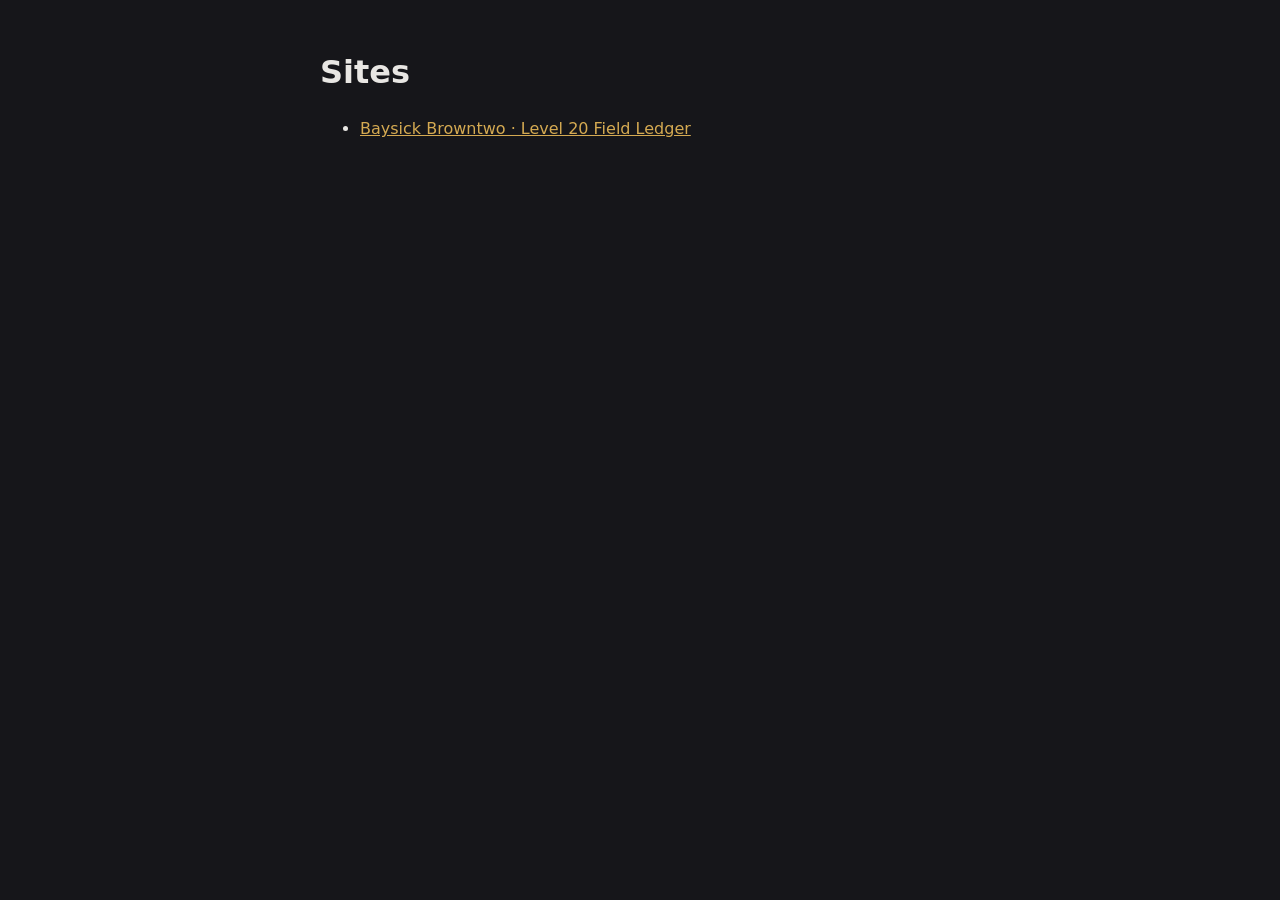
<file: index.html>
<!doctype html>
<html lang="en"><head><meta charset="utf-8"><meta name="viewport" content="width=device-width,initial-scale=1">
<title>Sites</title><meta name="robots" content="noindex">
<style>body{font:16px/1.5 system-ui,sans-serif;max-width:40rem;margin:3rem auto;padding:0 16px;background:#16161a;color:#e8e6e3}a{color:#d5aa52}</style>
</head><body><h1>Sites</h1><ul><li><a href="warrior/">Baysick Browntwo · Level 20 Field Ledger</a></li></ul></body></html>
</file>
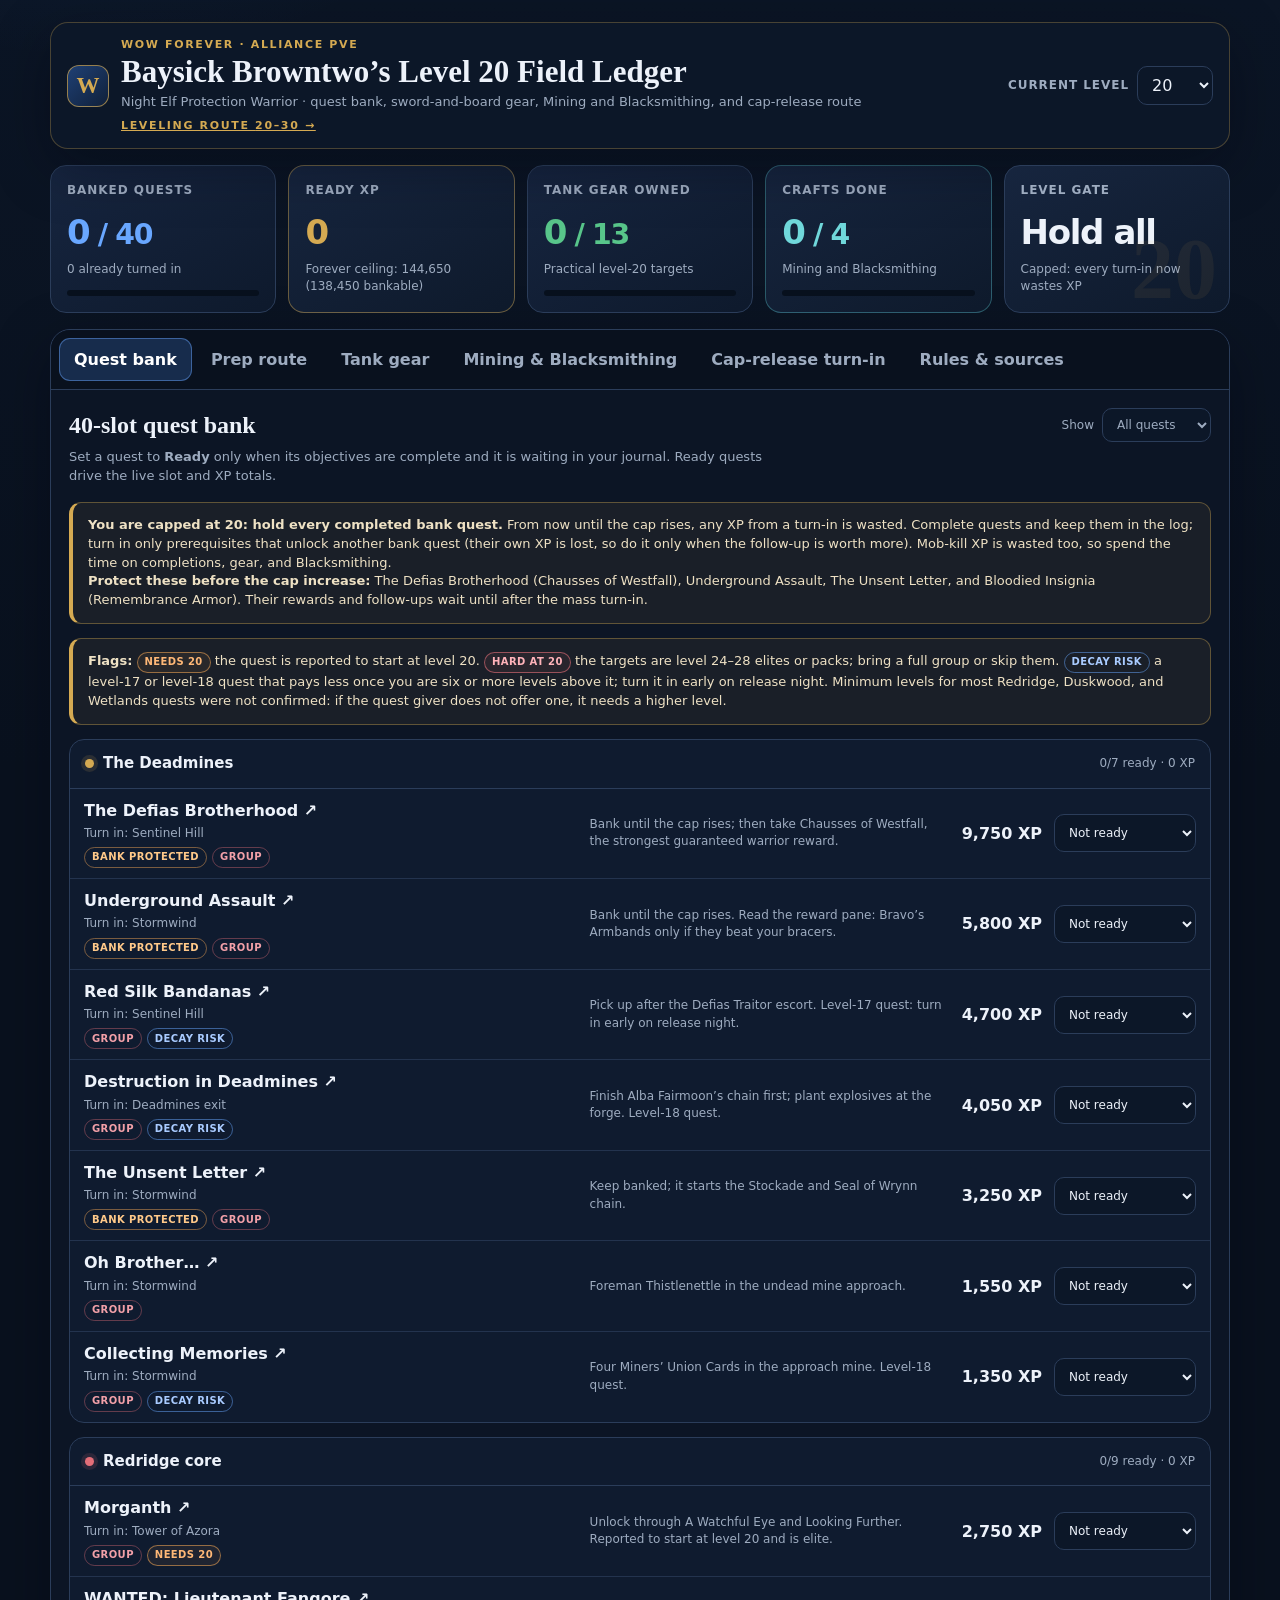
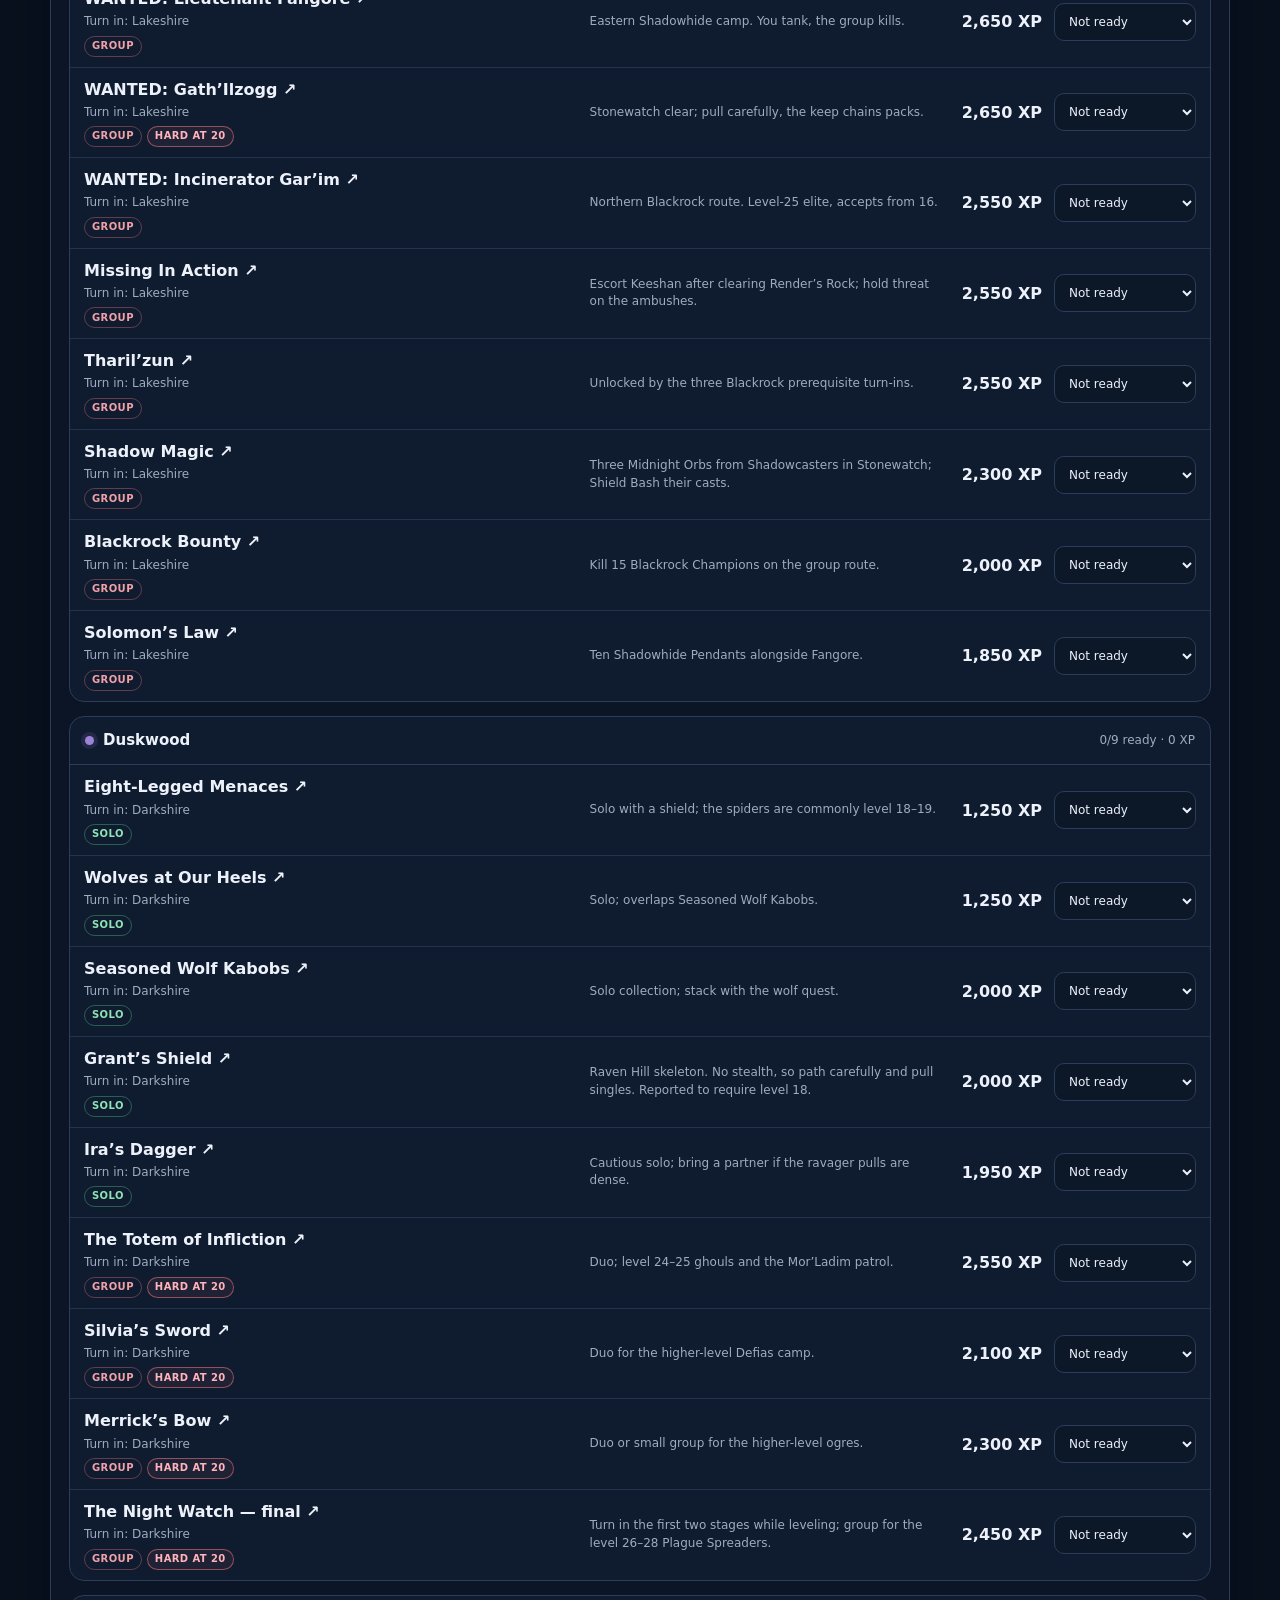
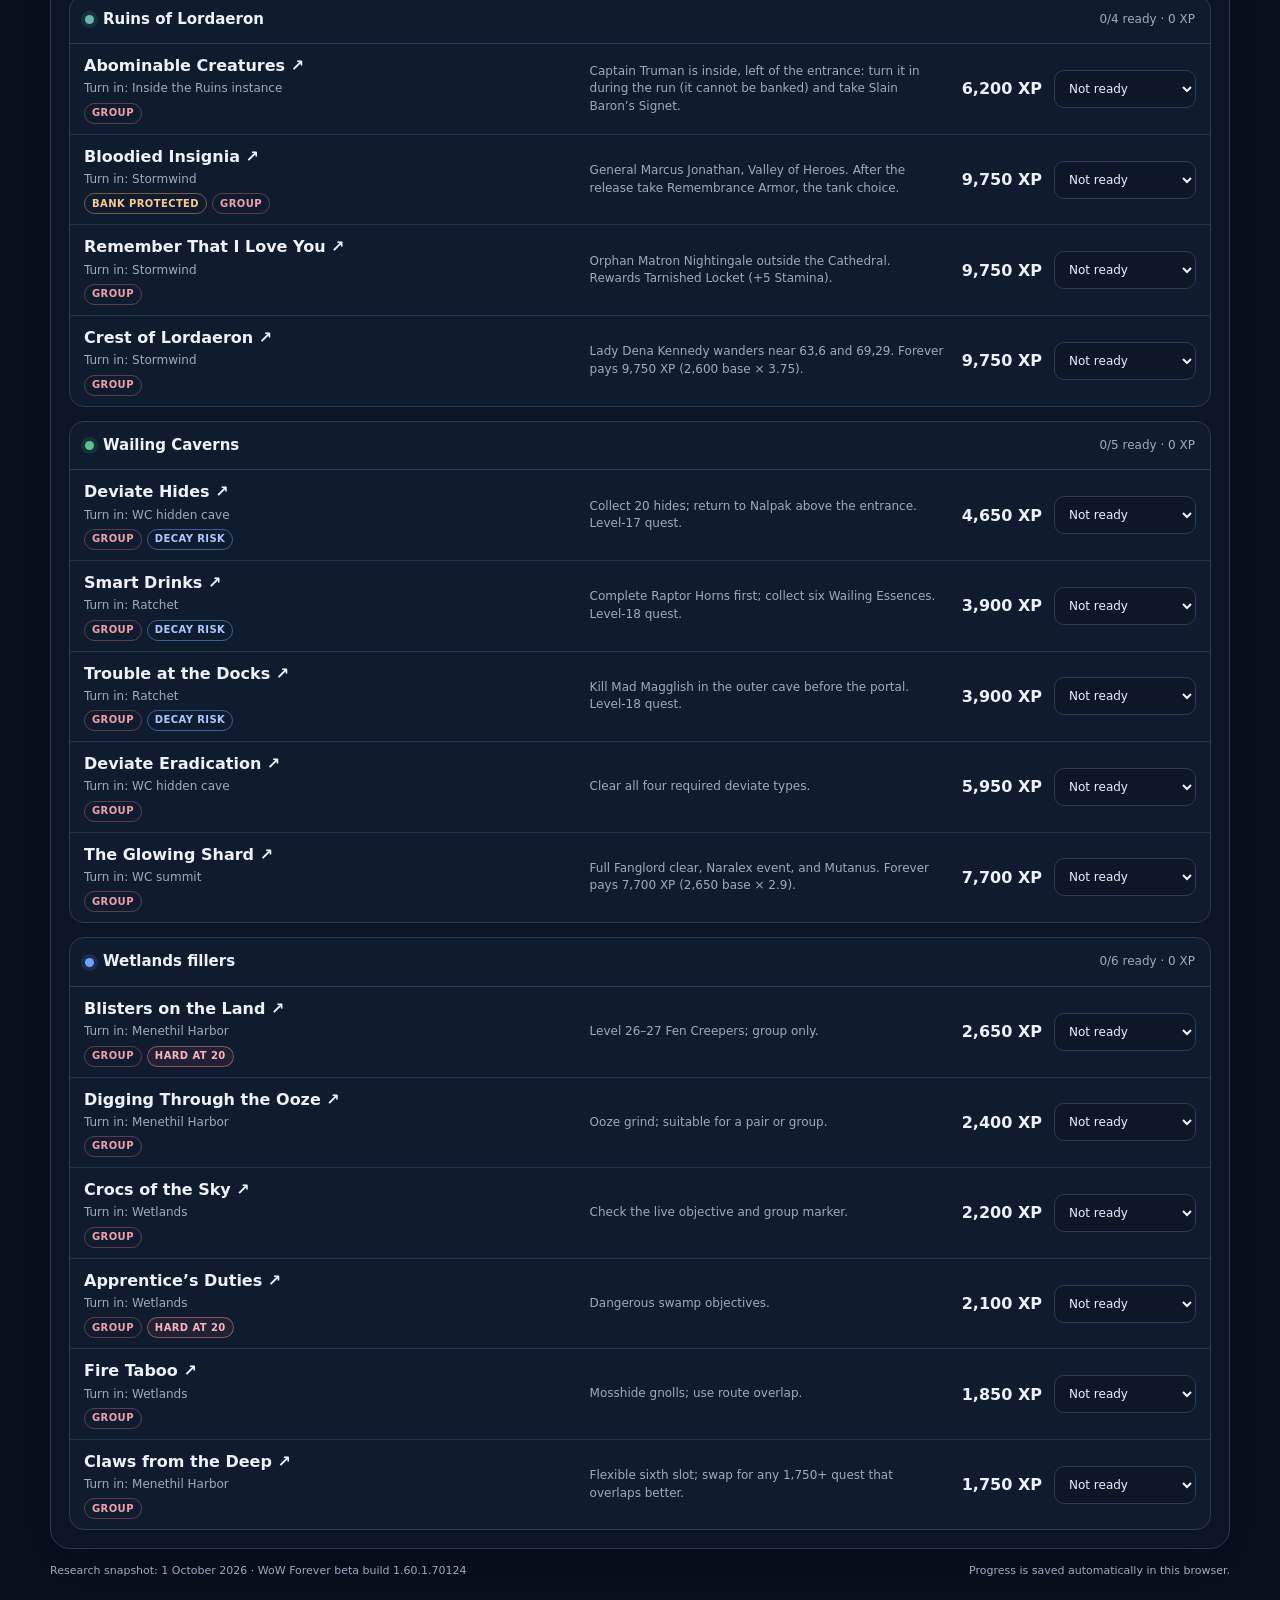
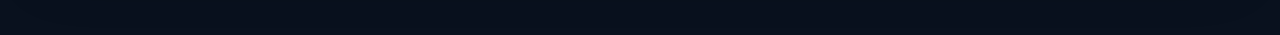
<file: warrior/index.html>
<!doctype html>
<html lang="en">
<head>
  <meta charset="utf-8">
  <meta name="viewport" content="width=device-width,initial-scale=1">
  <meta name="theme-color" content="#0b1525">
  <meta name="description" content="Interactive level-20 quest bank, Protection tank gear targets, and Mining/Blacksmithing crafts for a Night Elf Warrior on WoW Forever.">
  <title>Baysick Browntwo · Level 20 Field Ledger</title>
  <link rel="icon" href="favicon.svg" type="image/svg+xml">
  <link rel="stylesheet" href="styles.css?v=202610021032">
</head>
<body>
  <main class="shell">
    <header class="topbar">
      <div class="identity">
        <div class="crest" aria-hidden="true">W</div>
        <div>
          <p class="eyebrow">WoW Forever · Alliance PvE</p>
          <h1>Baysick Browntwo’s Level 20 Field Ledger</h1>
          <p class="subtitle">Night Elf Protection Warrior · quest bank, sword-and-board gear, Mining and Blacksmithing, and cap-release route</p>
          <p class="eyebrow" style="margin:6px 0 0"><a href="route/">Leveling route <span style="white-space:nowrap">20–30 →</span></a></p>
        </div>
      </div>
      <div class="level-control">
        <label for="current-level">Current level</label>
        <select id="current-level" aria-label="Current character level">
          <option value="17">17</option>
          <option value="18">18</option>
          <option value="19">19</option>
          <option value="20" selected>20</option>
          <option value="21">21+</option>
        </select>
      </div>
    </header>

    <section class="summary-grid" aria-label="Tracker summary">
      <article class="summary-card blue">
        <div class="label">Banked quests</div>
        <div class="value"><span id="bank-count">0</span><small> / 40</small></div>
        <div class="detail"><span id="turned-count">0</span> already turned in</div>
        <div class="progress-track" aria-hidden="true"><span id="bank-progress"></span></div>
      </article>
      <article class="summary-card gold">
        <div class="label">Ready XP</div>
        <div class="value" id="bank-xp">0</div>
        <div class="detail">Forever ceiling: 144,650 (138,450 bankable)</div>
      </article>
      <article class="summary-card green">
        <div class="label">Tank gear owned</div>
        <div class="value"><span id="gear-count">0</span><small> / <span id="gear-total">0</span></small></div>
        <div class="detail">Practical level-20 targets</div>
        <div class="progress-track" aria-hidden="true"><span id="gear-progress"></span></div>
      </article>
      <article class="summary-card craft">
        <div class="label">Crafts done</div>
        <div class="value"><span id="craft-count">0</span><small> / <span id="craft-total">0</span></small></div>
        <div class="detail">Mining and Blacksmithing</div>
        <div class="progress-track" aria-hidden="true"><span id="craft-progress"></span></div>
      </article>
      <article class="summary-card favor-card">
        <div class="label">Level gate</div>
        <div class="value" id="level-gate">Hold all</div>
        <div class="detail" id="level-gate-detail">Capped: every turn-in now wastes XP</div>
      </article>
    </section>

    <section class="workspace">
      <nav class="tabs" role="tablist" aria-label="Tracker sections">
        <button class="tab-button" id="tab-bank" role="tab" aria-selected="true" aria-controls="panel-bank">Quest bank</button>
        <button class="tab-button" id="tab-prep" role="tab" aria-selected="false" aria-controls="panel-prep">Prep route</button>
        <button class="tab-button" id="tab-gear" role="tab" aria-selected="false" aria-controls="panel-gear">Tank gear</button>
        <button class="tab-button" id="tab-craft" role="tab" aria-selected="false" aria-controls="panel-craft">Mining &amp; Blacksmithing</button>
        <button class="tab-button" id="tab-turnin" role="tab" aria-selected="false" aria-controls="panel-turnin">Cap-release turn-in</button>
        <button class="tab-button" id="tab-notes" role="tab" aria-selected="false" aria-controls="panel-notes">Rules &amp; sources</button>
      </nav>

      <section class="panel active" id="panel-bank" role="tabpanel" aria-labelledby="tab-bank">
        <div class="panel-head">
          <div>
            <h2>40-slot quest bank</h2>
            <p>Set a quest to <strong>Ready</strong> only when its objectives are complete and it is waiting in your journal. Ready quests drive the live slot and XP totals.</p>
          </div>
          <div class="panel-actions">
            <label class="filter" for="quest-filter">Show
              <select id="quest-filter">
                <option value="all">All quests</option>
                <option value="todo">Not ready</option>
                <option value="ready">Ready only</option>
                <option value="turned">Turned in</option>
                <option value="skip">Skipped</option>
              </select>
            </label>
          </div>
        </div>
        <div class="callout"><strong>You are capped at 20: hold every completed bank quest.</strong> From now until the cap rises, any XP from a turn-in is wasted. Complete quests and keep them in the log; turn in only prerequisites that unlock another bank quest (their own XP is lost, so do it only when the follow-up is worth more). Mob-kill XP is wasted too, so spend the time on completions, gear, and Blacksmithing.<br><strong>Protect these before the cap increase:</strong> The Defias Brotherhood (Chausses of Westfall), Underground Assault, The Unsent Letter, and Bloodied Insignia (Remembrance Armor). Their rewards and follow-ups wait until after the mass turn-in.</div>
        <div class="callout"><strong>Flags:</strong> <span class="tag needs20">needs 20</span> the quest is reported to start at level 20. <span class="tag hard">hard at 20</span> the targets are level 24–28 elites or packs; bring a full group or skip them. <span class="tag decay">decay risk</span> a level-17 or level-18 quest that pays less once you are six or more levels above it; turn it in early on release night. Minimum levels for most Redridge, Duskwood, and Wetlands quests were not confirmed: if the quest giver does not offer one, it needs a higher level.</div>
        <div class="zone-list" id="quest-zones"></div>
      </section>

      <section class="panel" id="panel-prep" role="tabpanel" aria-labelledby="tab-prep" hidden>
        <div class="panel-head">
          <div>
            <h2>Prep route</h2>
            <p>The prerequisite turn-ins and route decisions that make the final bank possible. They do not count toward the 40 ready slots.</p>
          </div>
        </div>
        <div class="zone-list" id="prep-groups"></div>
      </section>

      <section class="panel" id="panel-gear" role="tabpanel" aria-labelledby="tab-gear" hidden>
        <div class="panel-head">
          <div>
            <h2>Practical Protection set</h2>
            <p>One-hander and shield, Alliance-accessible sources only. Stamina and armor first, then Defense, then Strength. No Merchant’s Favor is needed for the core list.</p>
          </div>
          <div class="panel-actions">
            <label class="filter" for="gear-filter">Show
              <select id="gear-filter">
                <option value="all">All targets</option>
                <option value="need">Still needed</option>
                <option value="owned">Owned</option>
                <option value="skip">Skipped</option>
              </select>
            </label>
          </div>
        </div>
        <div class="callout"><strong>Stat rule for a level-20 tank:</strong> Stamina and armor keep the healer comfortable; Defense lowers the chance to be crit and raises avoidance; Strength adds threat and block. Agility gives armor and dodge, so it is a fine secondary stat. Weapon damage still matters for threat, but a shield always beats a two-hander while tanking.<br><strong>The shield:</strong> Kresh’s Back (528 armor, +5 Defense, Wailing Caverns) is the clear level-18 target. Kresh is the turtle in the lake area; ask the group to kill him.</div>
        <div class="zone-card">
          <div class="zone-head"><div class="zone-title"><span class="zone-dot"></span><h3>Target list</h3></div><div class="zone-meta">Alliance-accessible</div></div>
          <div class="rows" id="gear-rows"></div>
        </div>
        <div class="route-section">
          <h3>Tank dungeon checklist</h3>
          <p>The dungeons you are already running for the quest bank also supply the set. In order of value.</p>
          <div class="zone-list" id="gear-farm-groups"></div>
        </div>
      </section>

      <section class="panel" id="panel-craft" role="tabpanel" aria-labelledby="tab-craft" hidden>
        <div class="panel-head">
          <div>
            <h2>Mining and Blacksmithing</h2>
            <p>Self-crafted tank pieces and weapon stones within reach before and just after level 20. This is not a power-leveling plan: mine nodes on your route and craft at natural breaks.</p>
          </div>
          <div class="panel-actions">
            <label class="filter" for="craft-filter">Show
              <select id="craft-filter">
                <option value="all">All crafts</option>
                <option value="need">Still to do</option>
                <option value="owned">Done</option>
                <option value="skip">Skipped</option>
              </select>
            </label>
          </div>
        </div>
        <div class="callout craft-callout"><strong>Best value:</strong> Gemmed Copper Boots (Blacksmithing 35, 109 armor, +4 Strength, +4 Stamina) are mail, cheap, and good until 20. Rough Bronze Shoulders fill an otherwise empty slot from level 17. Weapon stones are a cheap threat boost for every dungeon pull.<br><strong>Learn ranks:</strong> the client data shows each recipe’s colour range but not every trainer learn rank. Check the trainer before buying materials.</div>
        <div class="zone-card craft-card">
          <div class="zone-head"><div class="zone-title"><span class="zone-dot"></span><h3>Crafts worth making</h3></div><div class="zone-meta">Self-made</div></div>
          <div class="rows" id="craft-rows"></div>
        </div>
        <div class="route-section">
          <h3>Out of reach or not worth it at 20</h3>
          <p>Listed so you do not spend gold or Favor on them now.</p>
          <div class="comparison-table" id="craft-skip-rows" aria-label="Crafts to skip at level 20"></div>
        </div>
      </section>

      <section class="panel" id="panel-turnin" role="tabpanel" aria-labelledby="tab-turnin" hidden>
        <div class="panel-head">
          <div>
            <h2>Cap-release turn-in</h2>
            <p>Bind the hearthstone in Stormwind. If you hold the Wailing Caverns quests, log out in Ratchet and start there; otherwise start in Stormwind. Order: Barrens → (Menethil if Wetlands quests are held) → Stormwind, first half → Sentinel Hill and the Deadmines exit → Darkshire → Lakeshire → Tower of Azora → Stormwind, second half. Skip any stop where you hold nothing.</p>
          </div>
        </div>
        <div class="callout"><strong>Before clicking anything:</strong> read the live reward pane. Forever is in beta, and the live journal overrides this ledger’s saved research. The level-17 and level-18 quests come early in this order so they pay full XP.</div>
        <div class="zone-list" id="turnin-groups"></div>
      </section>

      <section class="panel" id="panel-notes" role="tabpanel" aria-labelledby="tab-notes" hidden>
        <div class="panel-head">
          <div>
            <h2>Decision rules, saving, and sources</h2>
            <p>The tracker stores progress only in this browser. Export a JSON file to back it up or move it to another device, and import it there.</p>
          </div>
          <div class="panel-actions">
            <button class="button" id="export-button" type="button">Export progress</button>
            <label class="button" for="import-input">Import progress<input class="sr-only" id="import-input" type="file" accept="application/json"></label>
            <button class="button ghost danger" id="reset-button" type="button">Reset tracker</button>
          </div>
        </div>
        <div class="two-col">
          <article class="info-card">
            <h3>XP threshold once you are 20</h3>
            <p>For a completed quest with no follow-up:</p>
            <div class="thresholds">
              <div class="threshold"><div class="range">≤ 1,500 XP</div><div>Turn it in while leveling. It is below the practical replacement line.</div></div>
              <div class="threshold"><div class="range">1,550–1,950</div><div>Usually turn in. Hold only when already complete near 20, on the route, or needed to fill a slot.</div></div>
              <div class="threshold"><div class="range">2,000–2,450</div><div>Check the bank before turning in. This is normal bank-candidate territory.</div></div>
              <div class="threshold"><div class="range">≥ 2,500 XP</div><div>Preserve by default unless the turn-in unlocks a stronger chain or an urgent upgrade.</div></div>
            </div>
            <p><strong>Below 20 the rule is simpler:</strong> XP is never wasted, so turn in anything that helps you reach 20 before the release. <strong>Quest chains override the threshold.</strong> Turn in The Valor Family, the first two Night Watch stages, and the Redridge prerequisites because they unlock stronger bank targets.</p>
            <p><strong>Low-level XP reduction:</strong> a quest pays 80% once you are six levels above it, 60% at seven, and 50% from eight (player-reported). Only the six <em>decay risk</em> quests here can be affected, and only if you turn them in after passing level 23–24.</p>
          </article>
          <article class="info-card">
            <h3>Travel value</h3>
            <ul>
              <li><strong>Wailing Caverns:</strong> one full run for Kresh’s Back (a backup shield) and Gloves of the Fang, plus five bank quests if you finish through Mutanus before the release. Holding them means logging out in Ratchet.</li>
              <li><strong>The Deadmines:</strong> the core run. Cruel Barb, First Mate Band, and Blackened Defias Armor all drop here, and it carries seven bank quests.</li>
              <li><strong>Ruins of Lordaeron:</strong> the most important tank dungeon at 20. Rath’mael drops Mirror of Rath’mael, the best shield; Witherfang drops Atrophic Girdle, the best belt; Abominable Creatures turns in inside for the Slain Baron’s Signet ring. The three Stormwind hand-ins are excellent too. Repeat it until the shield and belt drop.</li>
              <li><strong>Duskwood:</strong> best open-world follow-up. The western spiders and wolves are fine solo with a shield; Totem, Silvia, Merrick, and final Night Watch need a partner.</li>
              <li><strong>Hall of Thanes:</strong> a level 13–18 dungeon. Worth one run only if a group is going: several reward pieces in the gear list come from it.</li>
              <li><strong>Shadowfang Keep and Blackfathom Deeps:</strong> after the cap rises. Blackfathom Villainy offers the Arctic Buckler shield.</li>
            </ul>
          </article>
          <article class="info-card">
            <h3>Protection talents at 20</h3>
            <p>A dedicated level-20 tank build is <strong>0/0/11 Protection</strong>: 5/5 Shield Specialization, 2/2 Improved Bloodrage, 3/3 Improved Thunder Clap, and 1/3 Improved Revenge. At 18 you have 9 points.</p>
            <p><strong>Pull:</strong> Charge in Battle Stance, swap to Defensive Stance, then Bloodrage, Shield Block, Revenge whenever lit, Thunder Clap on packs, Demoralizing Shout once, Sunder Armor on bosses, Heroic Strike only with spare Rage, and Taunt only after losing threat.</p>
            <p>Visit the Warrior trainer at 20 before the next dungeon if you have not already.</p>
          </article>
          <article class="info-card">
            <h3>What this ledger does not know</h3>
            <ul>
              <li>Your current gear, Blacksmithing and Mining skill, gold, flight paths, and which Defias and Redridge steps are done.</li>
              <li>The exact minimum level of most Redridge, Duskwood, and Wetlands quests.</li>
              <li>The live stats of Bandsaw Wristbands and Remembrance Armor; check their tooltips before choosing.</li>
            </ul>
          </article>
        </div>
        <div class="source-links">
          <a href="https://www.wowhead.com/forever/quests" target="_blank" rel="noreferrer">Forever quest database ↗</a>
          <a href="https://www.wowhead.com/forever/guide/classes/warrior/protection/level-20-tank-overview" target="_blank" rel="noreferrer">Level-20 Protection guide ↗</a>
          <a href="https://foreverchanges.pro/dungeons/wailing-caverns" target="_blank" rel="noreferrer">Wailing Caverns loot ↗</a>
          <a href="https://foreverchanges.pro/item/13245" target="_blank" rel="noreferrer">Kresh’s Back ↗</a>
          <a href="https://www.wowhead.com/forever/guide/ruins-of-lordaeron-dungeon-overview-location-rewards" target="_blank" rel="noreferrer">Ruins guide ↗</a>
          <a href="https://www.wowhead.com/forever/quests/eastern-kingdoms/wetlands" target="_blank" rel="noreferrer">Wetlands quests ↗</a>
        </div>
      </section>
    </section>

    <footer class="footer">
      <span>Research snapshot: 1 October 2026 · WoW Forever beta build 1.60.1.70124</span>
      <span>Progress is saved automatically in this browser.</span>
    </footer>
  </main>

  <div class="toast" id="toast" role="status" aria-live="polite"></div>
  <script src="app.js?v=202610021032"></script>
</body>
</html>
</file>
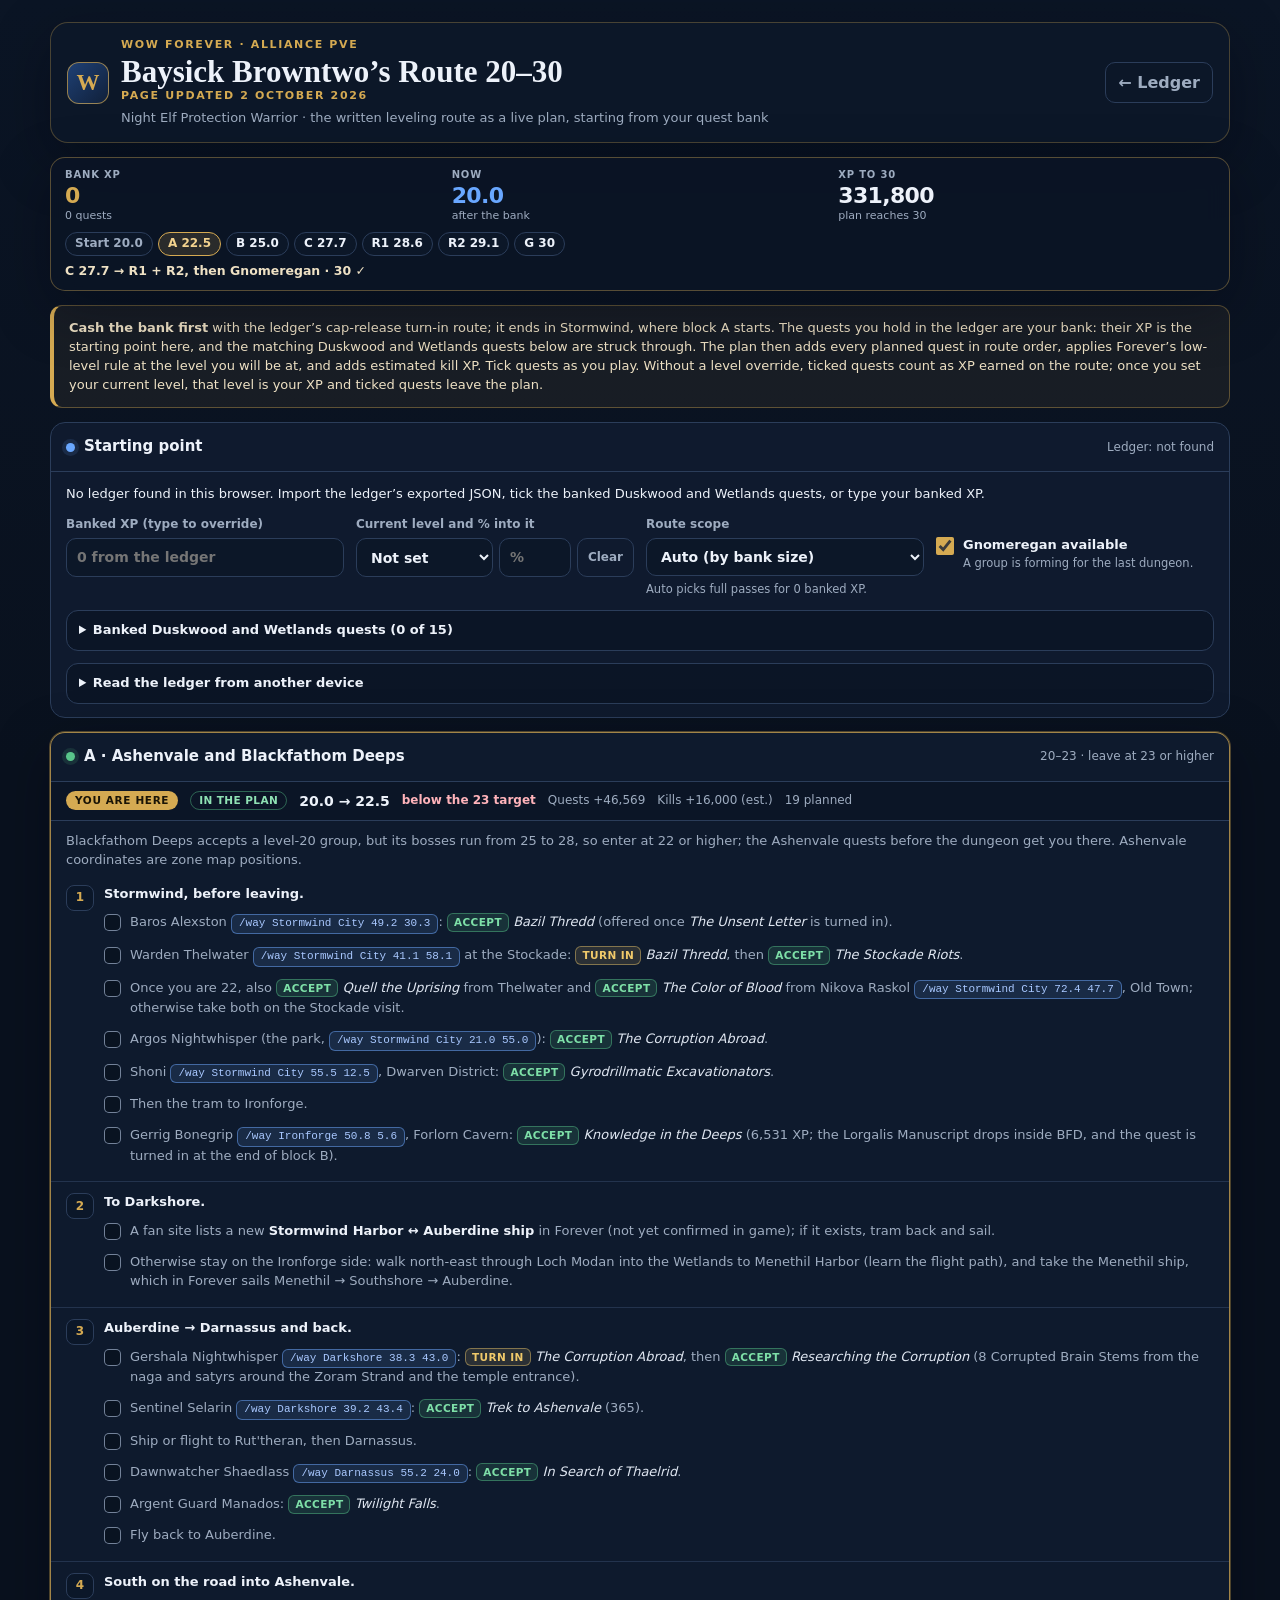
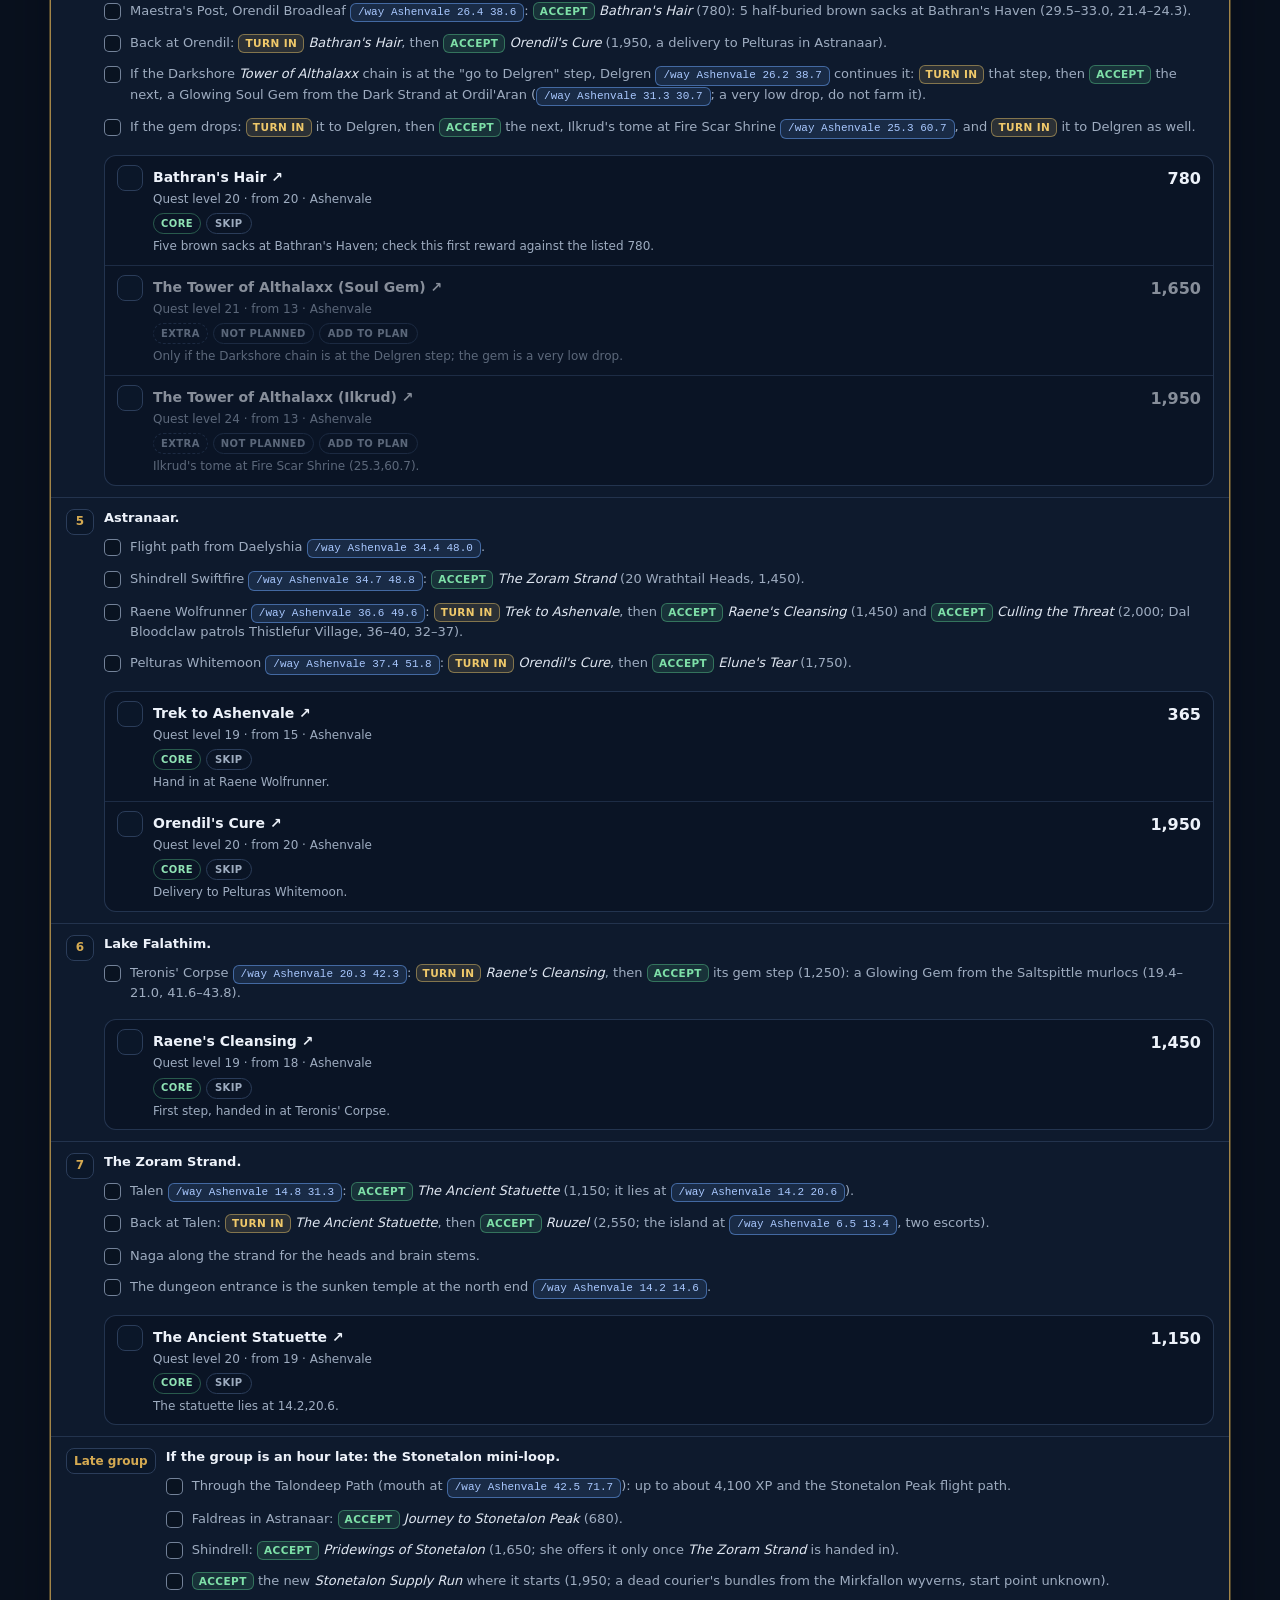
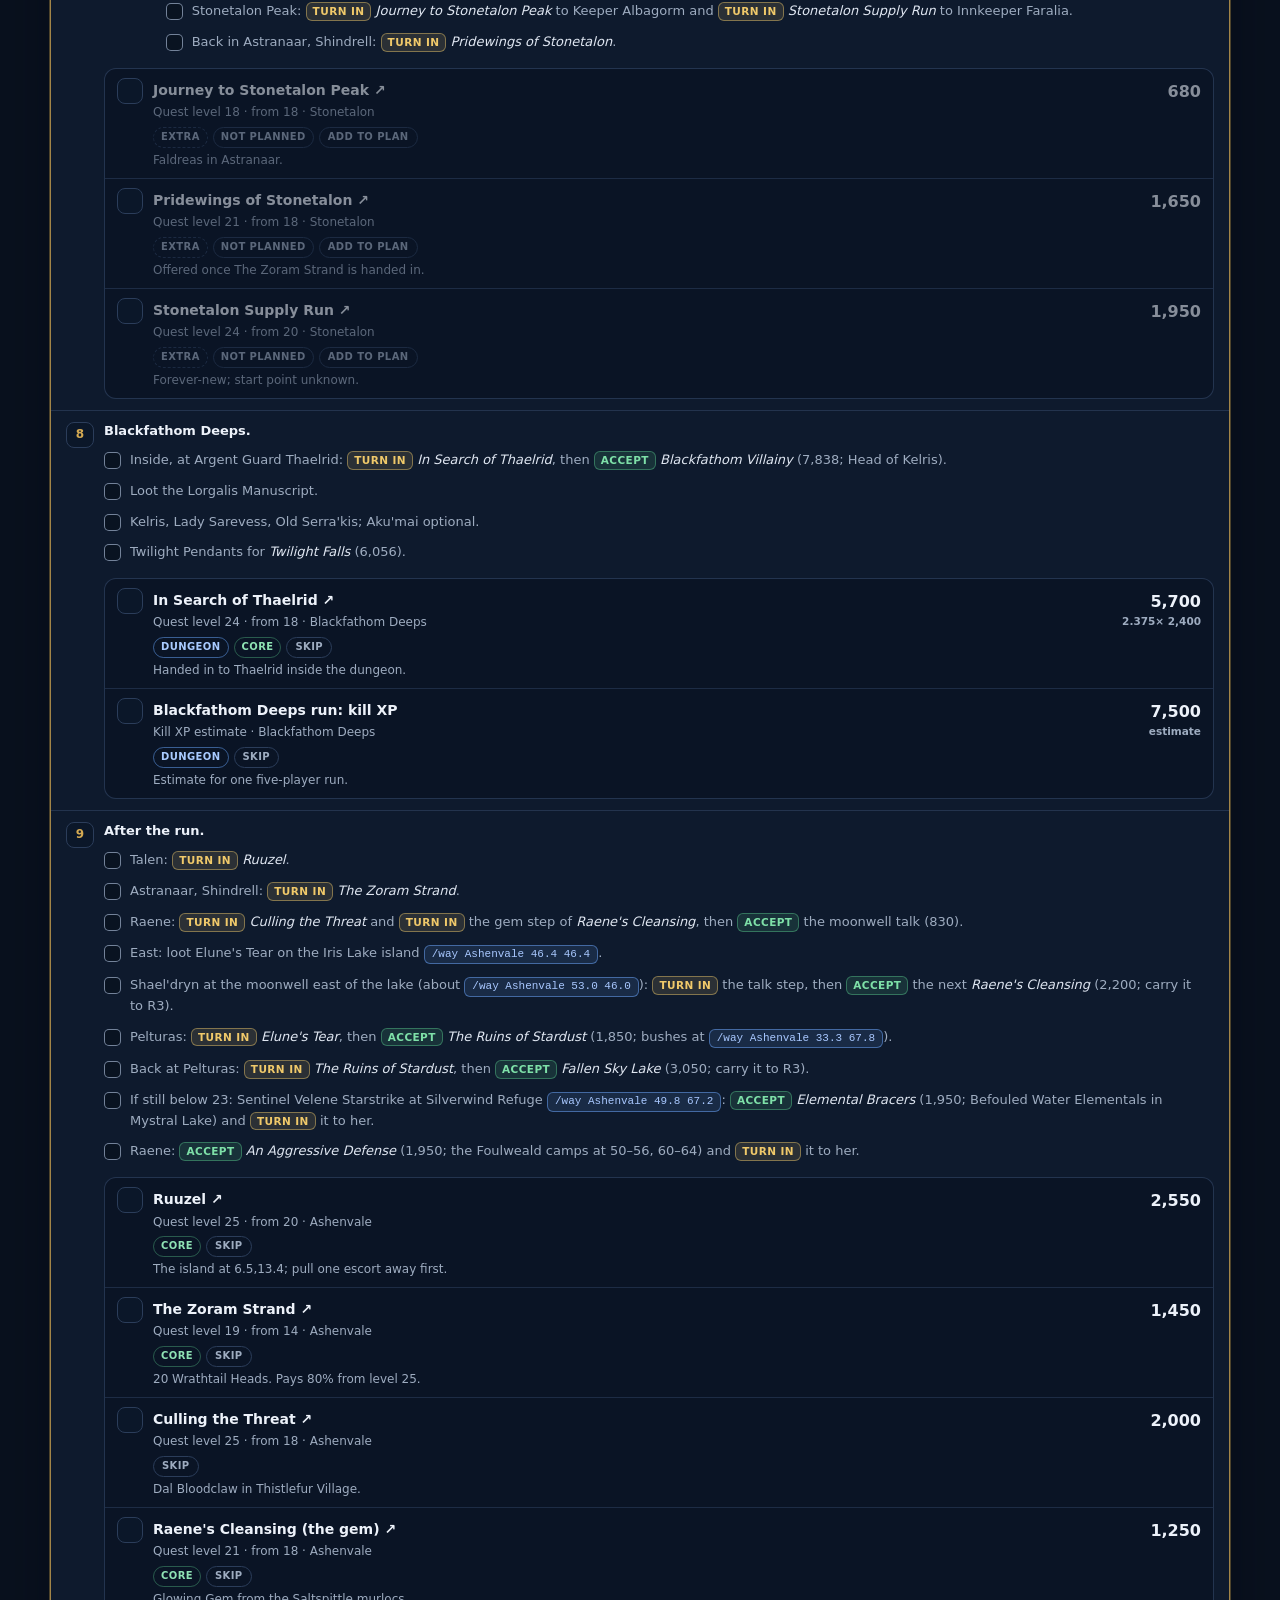
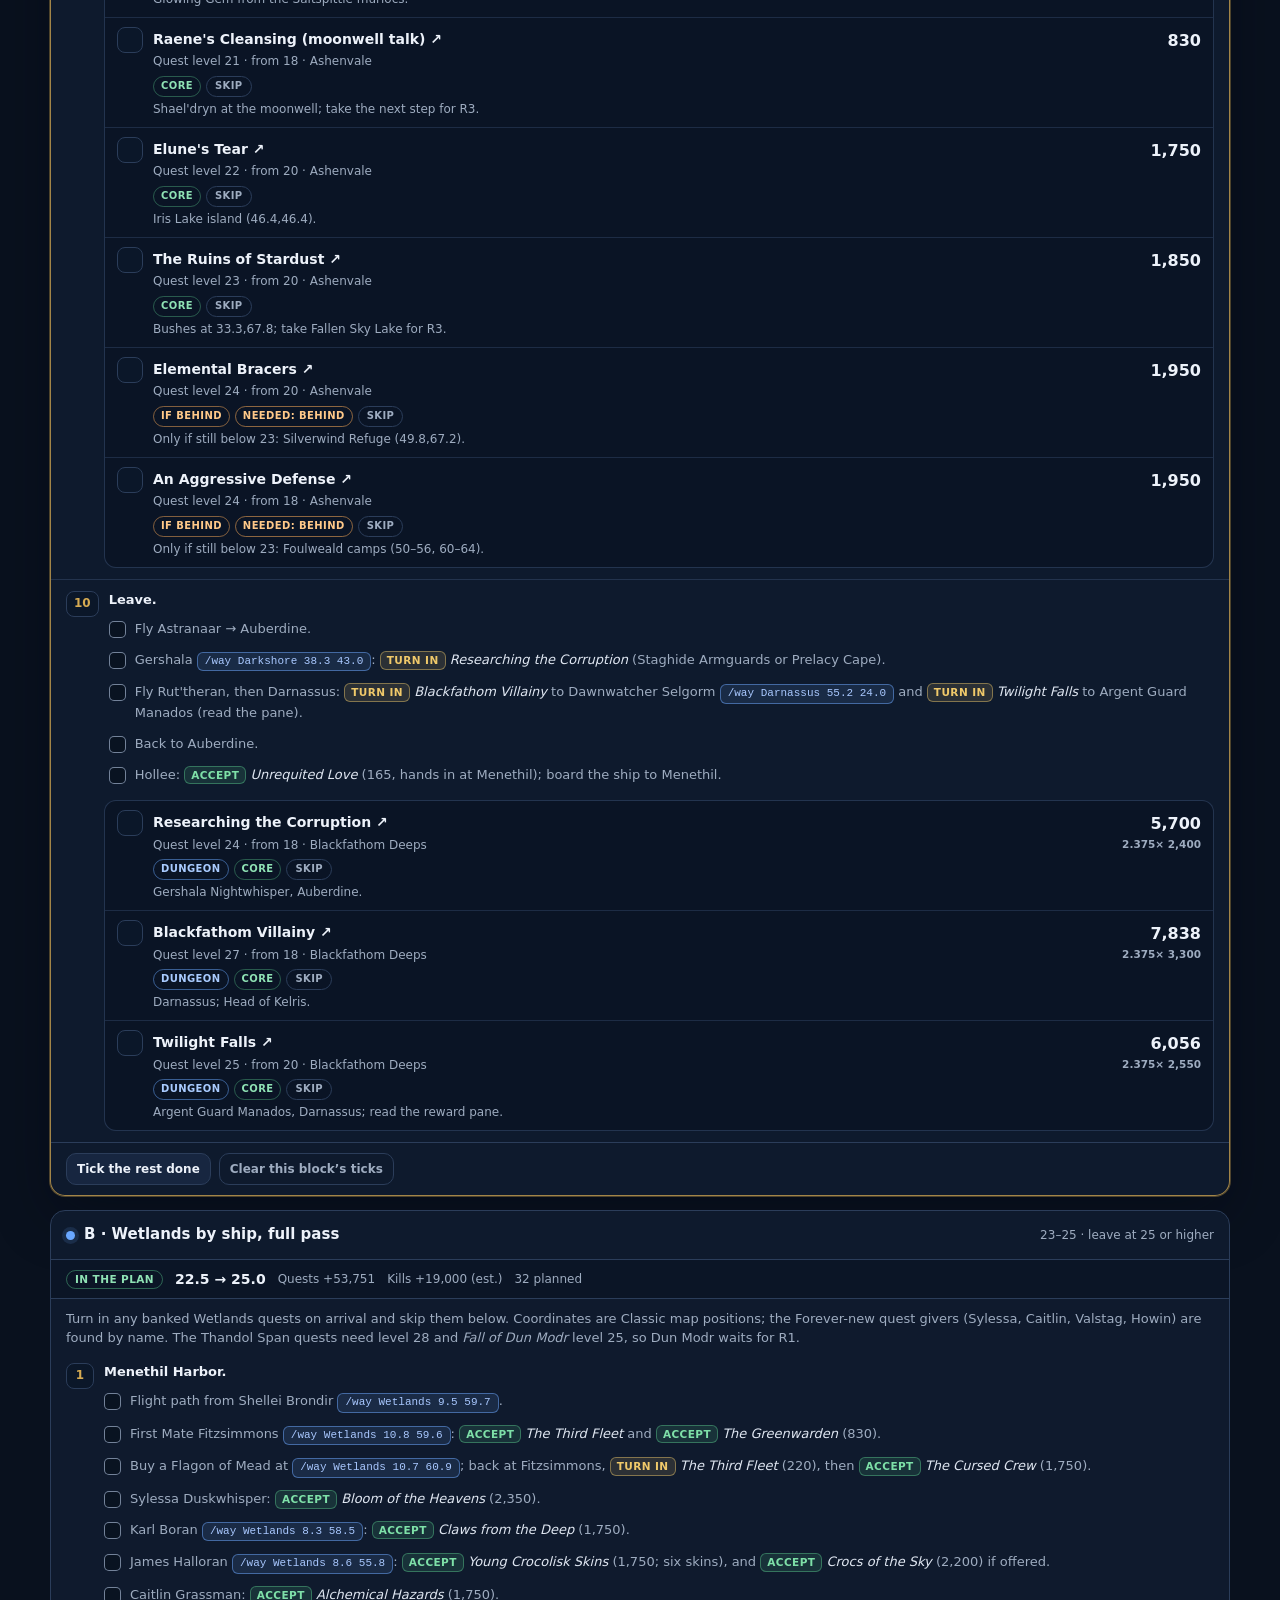
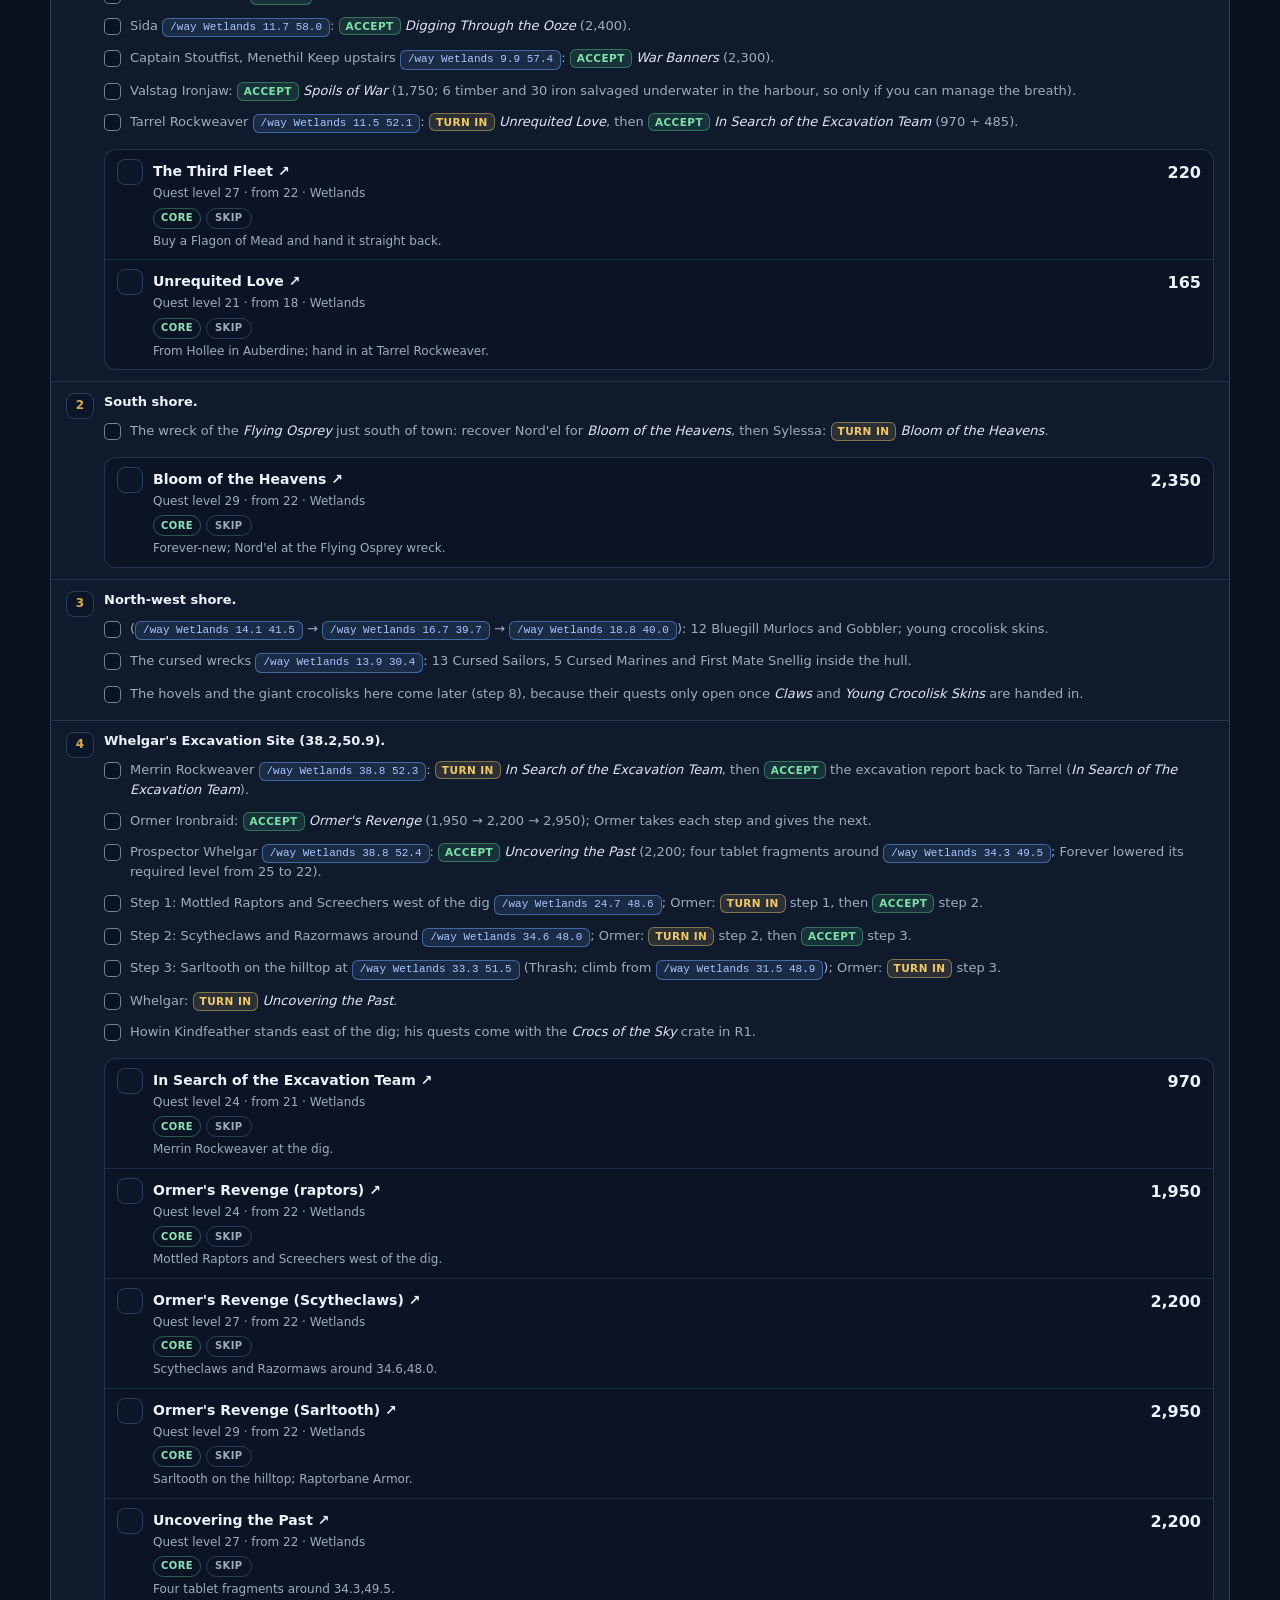
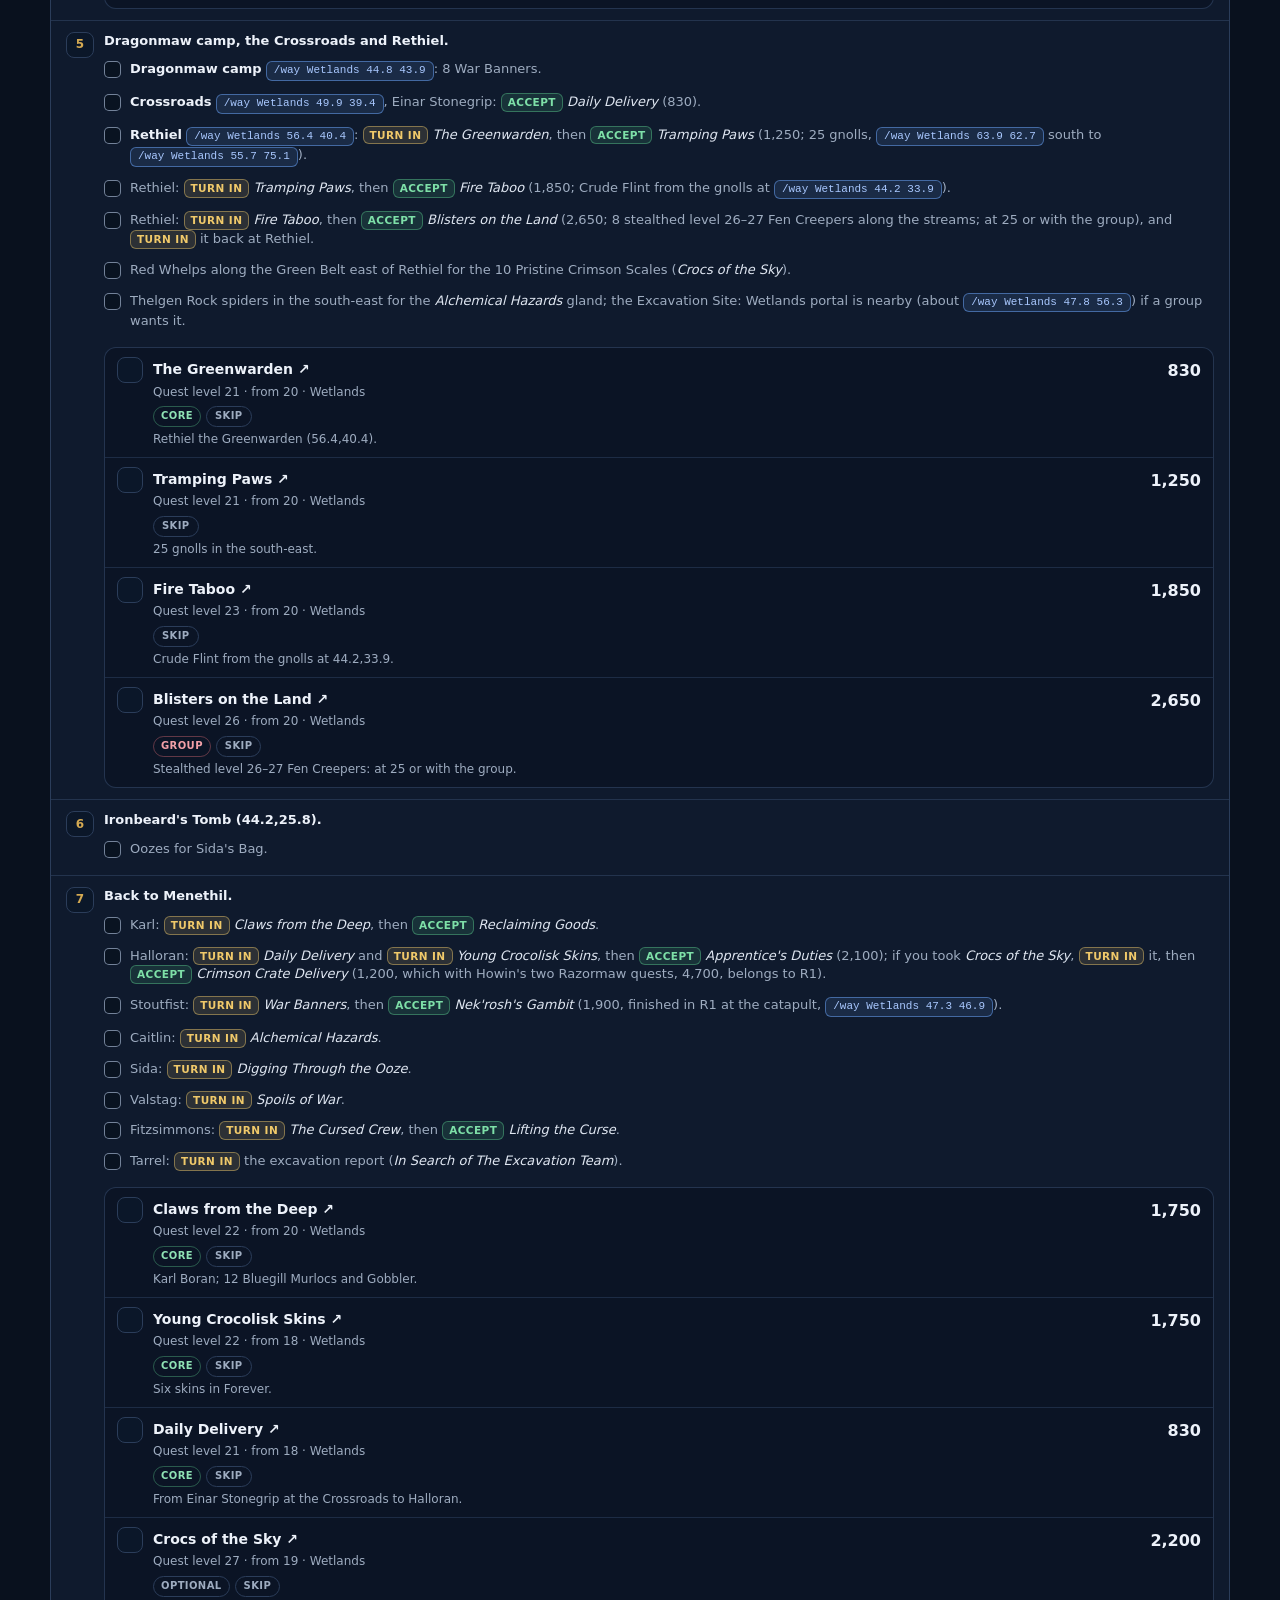
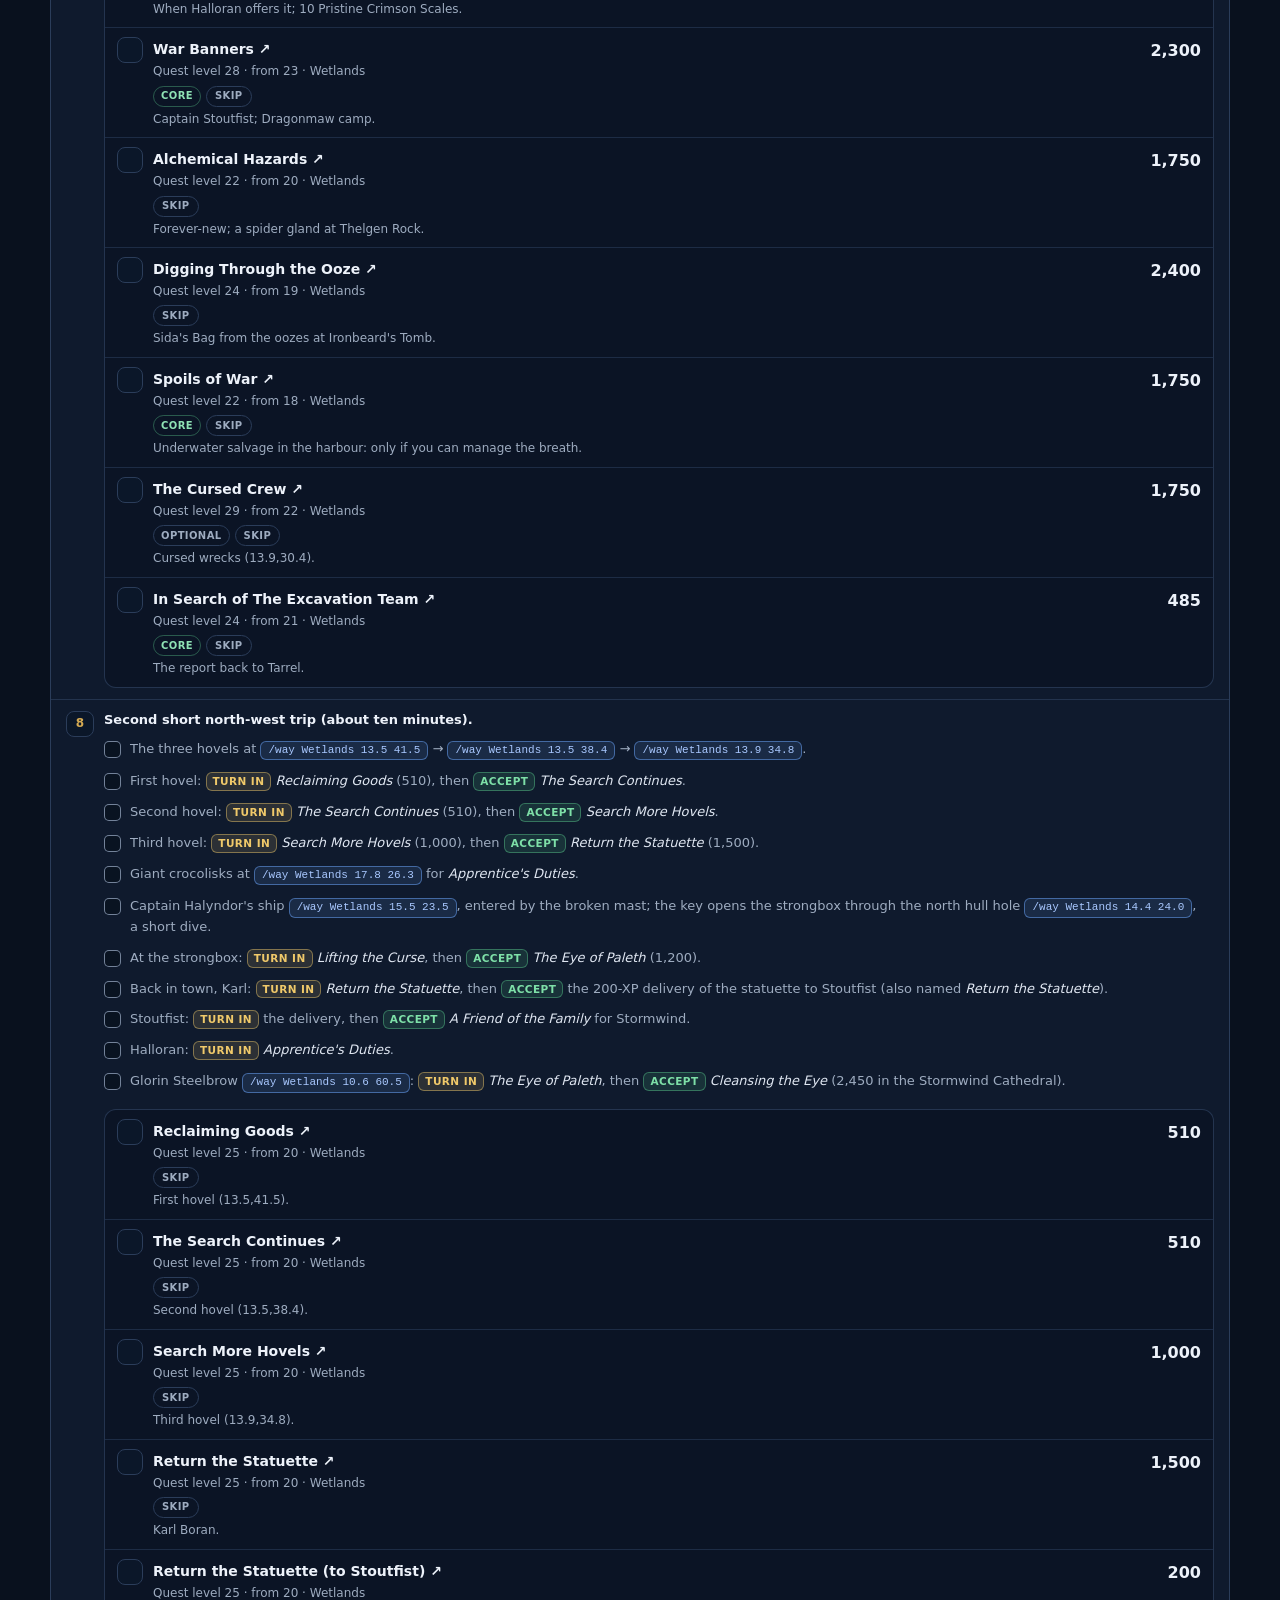
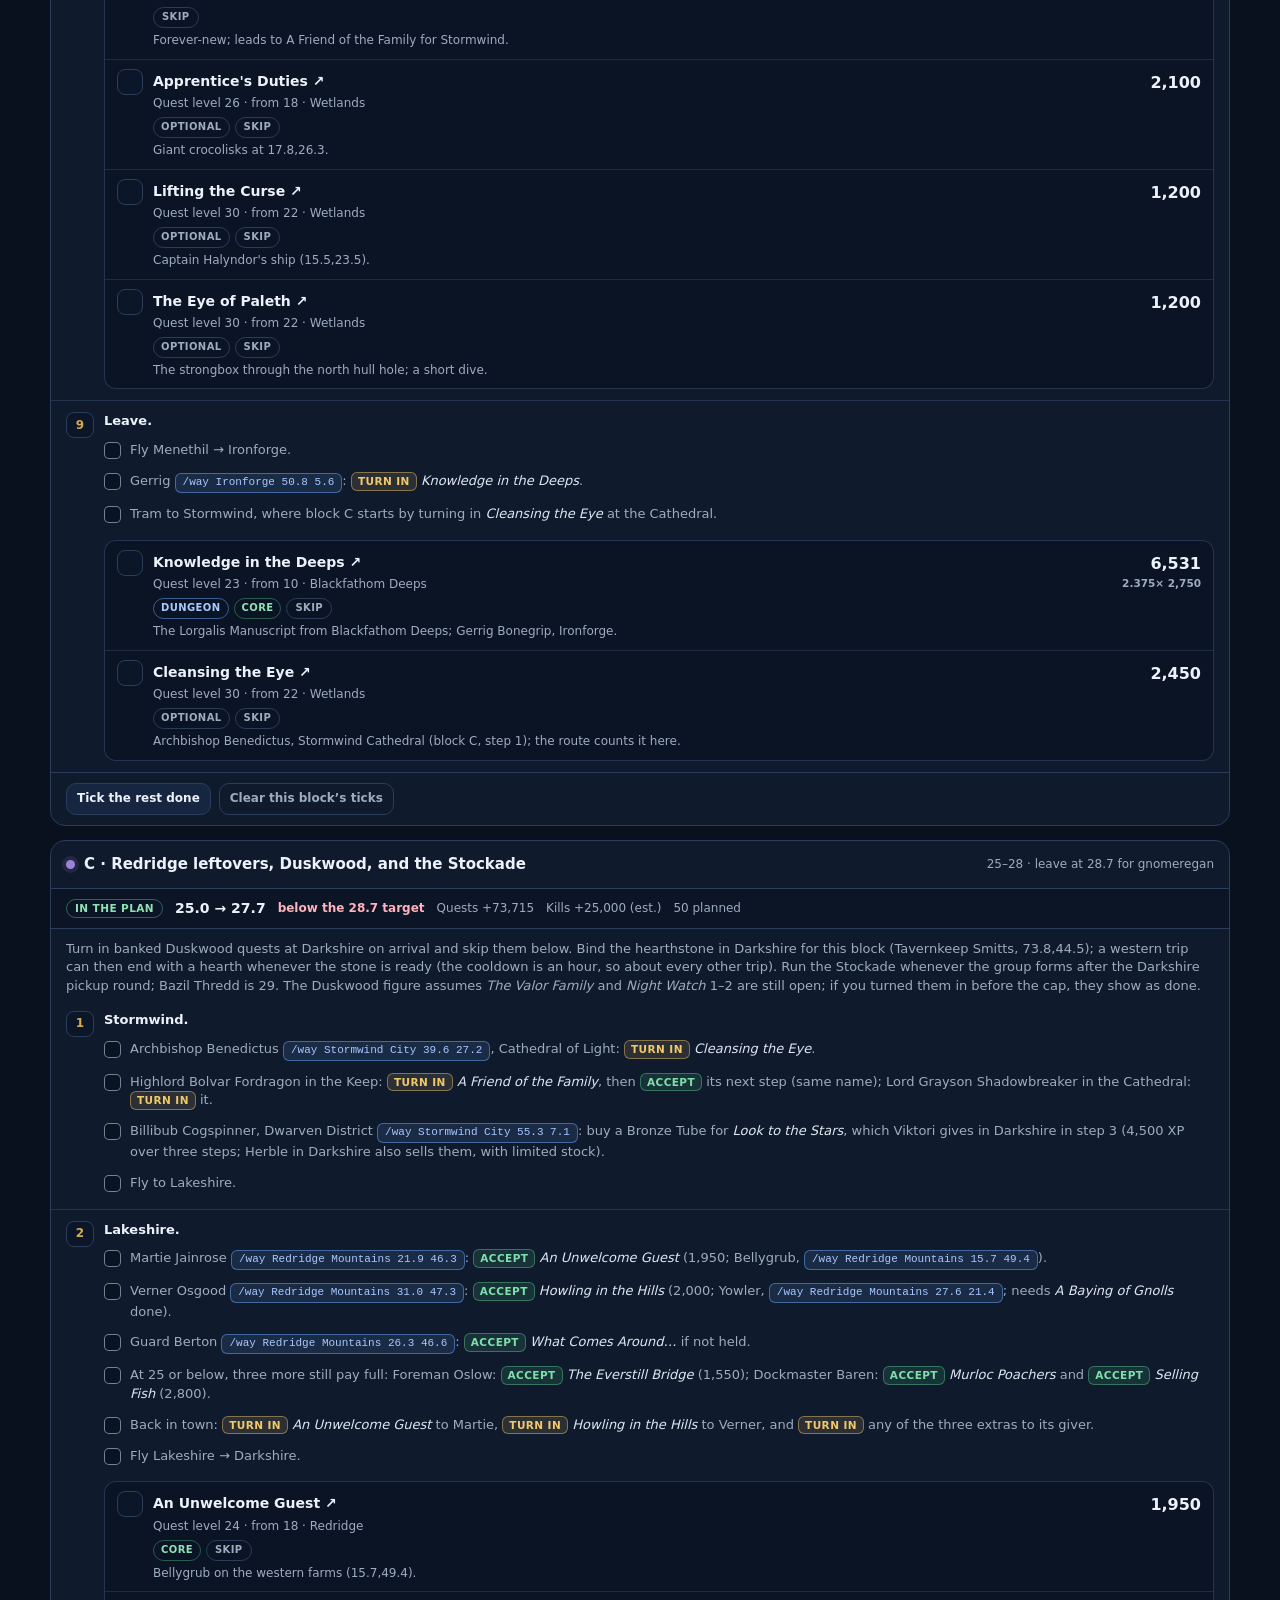
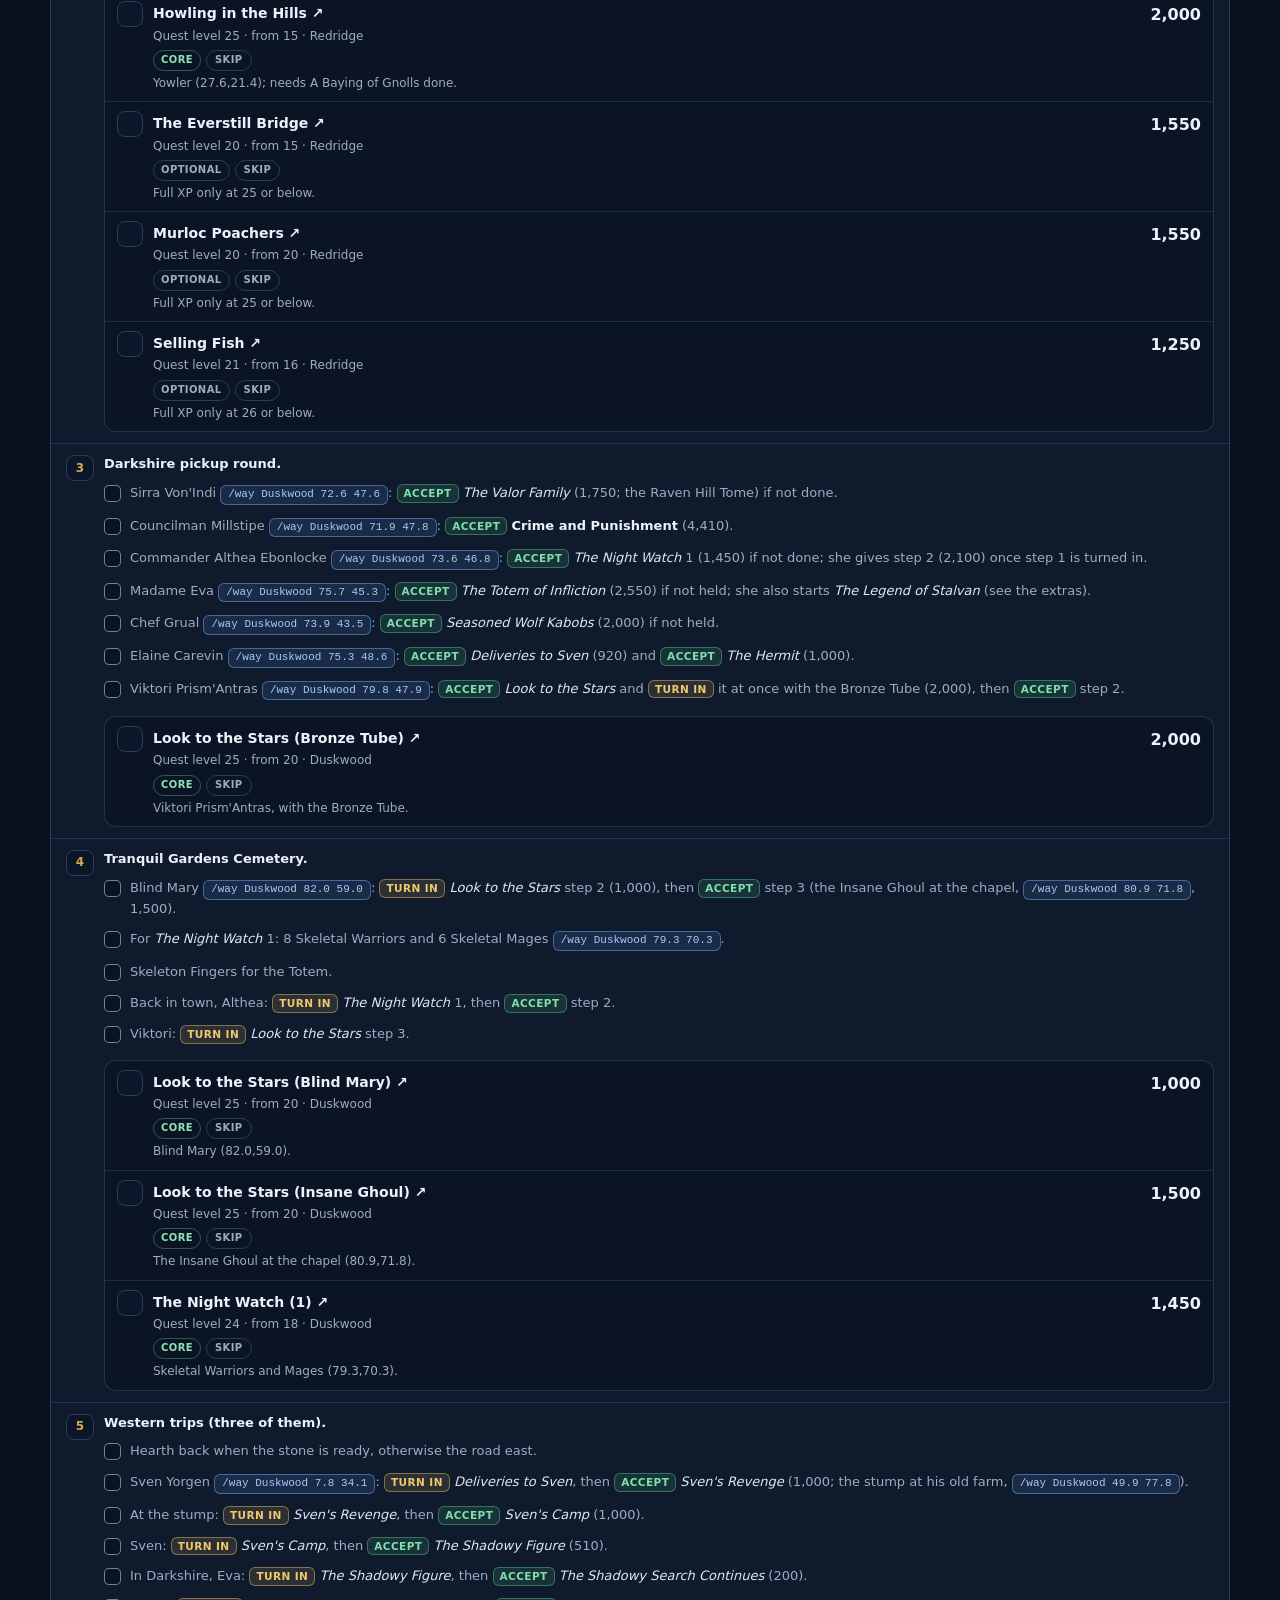
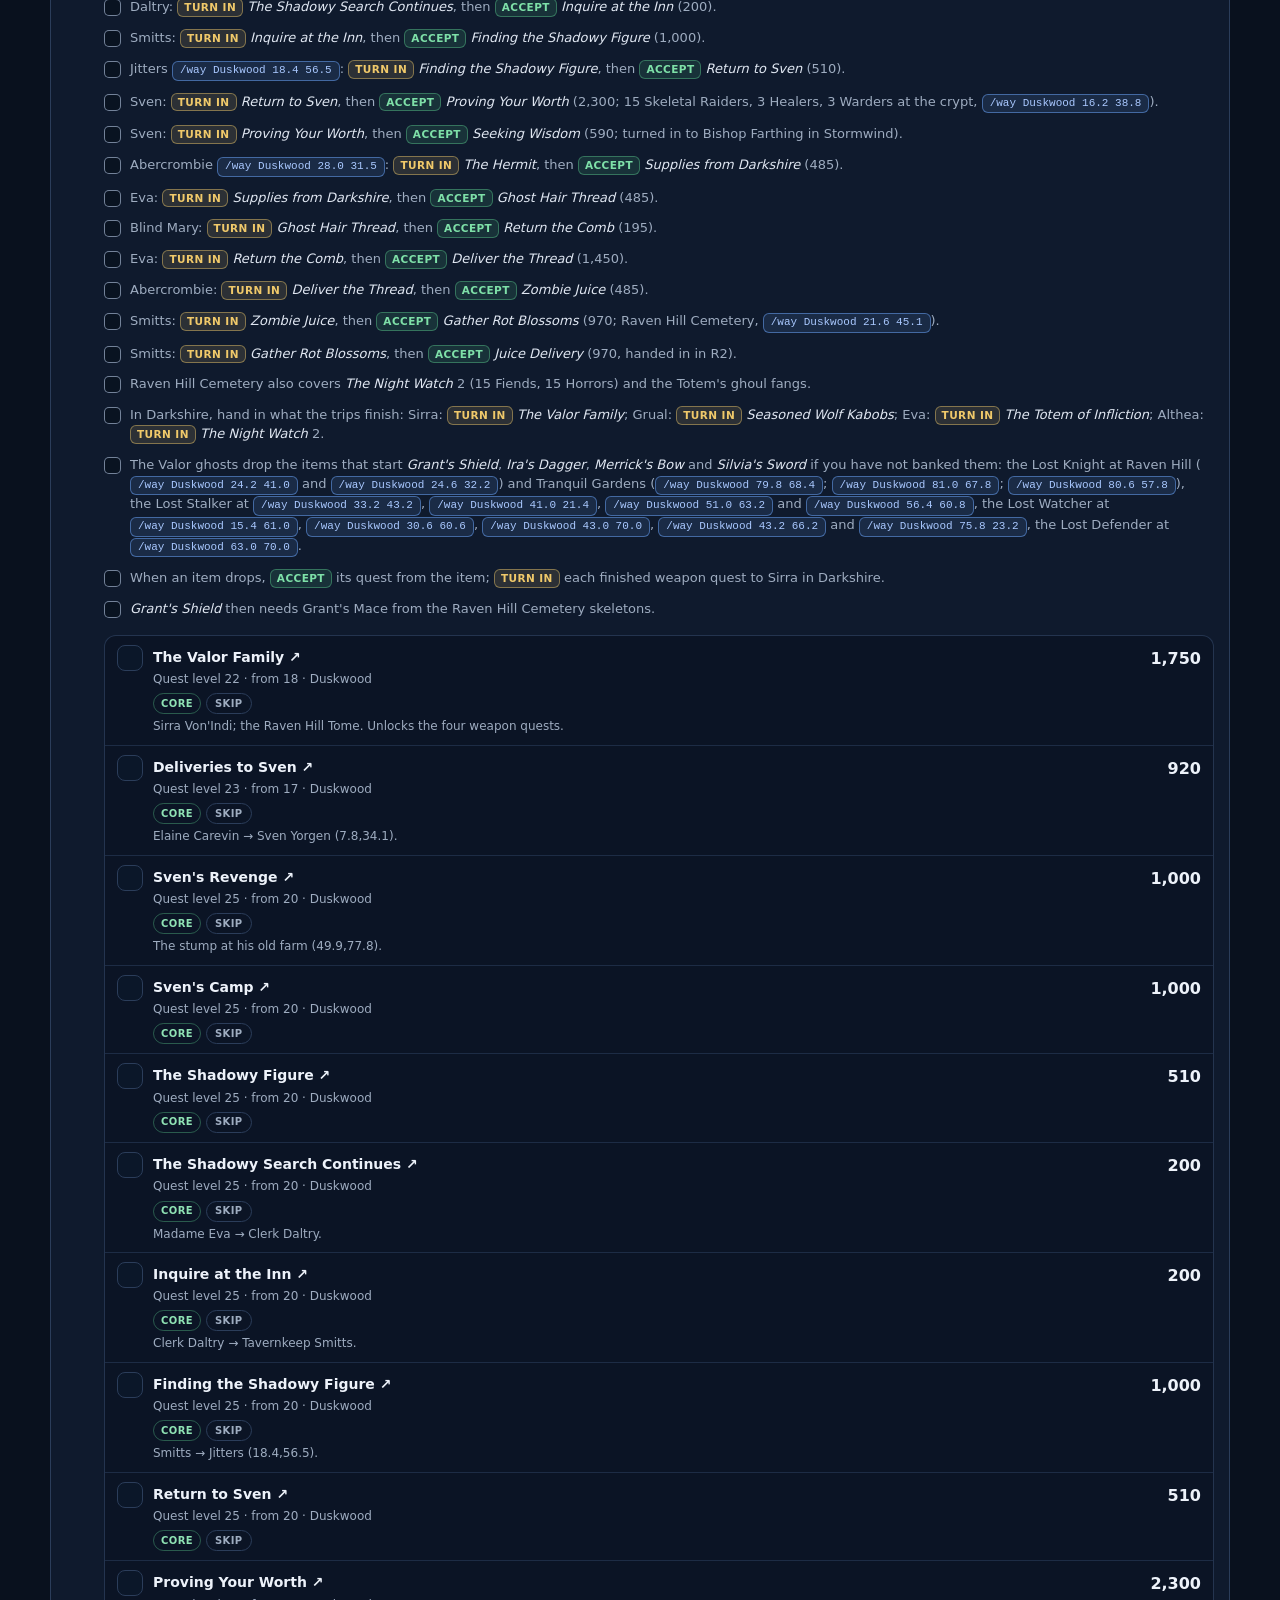
<file: warrior/route/index.html>
<!doctype html>
<html lang="en">
<head>
  <meta charset="utf-8">
  <meta name="viewport" content="width=device-width,initial-scale=1">
  <meta name="theme-color" content="#0b1525">
  <meta name="description" content="Live level 20–30 leveling plan for a Night Elf Protection Warrior on WoW Forever, adapted to the quests held in the level-20 quest bank.">
  <title>Baysick Browntwo · Leveling Route 20–30</title>
  <link rel="icon" href="../favicon.svg" type="image/svg+xml">
  <link rel="stylesheet" href="../styles.css?v=202610021032">
  <link rel="stylesheet" href="route.css?v=202610021032">
</head>
<body>
  <main class="shell">
    <header class="topbar">
      <div class="identity">
        <div class="crest" aria-hidden="true">W</div>
        <div>
          <p class="eyebrow">WoW Forever · Alliance PvE</p>
          <h1>Baysick Browntwo’s Route 20–30</h1>
          <p class="eyebrow" id="page-version" style="margin:0 0 4px">Page updated 2 October 2026</p>
          <p class="subtitle">Night Elf Protection Warrior · the written leveling route as a live plan, starting from your quest bank</p>
        </div>
      </div>
      <a class="button ghost back-link" href="../">← Ledger</a>
    </header>

    <section class="route-sticky" aria-label="Plan summary">
      <div class="rs-nums">
        <div><span class="rs-label">Bank XP</span><span class="rs-val gold" id="s-bank">0</span><span class="rs-detail" id="s-bank-detail"></span></div>
        <div><span class="rs-label">Now</span><span class="rs-val blue" id="s-now">20.0</span><span class="rs-detail" id="s-now-detail"></span></div>
        <div><span class="rs-label">XP to 30</span><span class="rs-val" id="s-need">331,800</span><span class="rs-detail" id="s-need-detail"></span></div>
      </div>
      <div class="rs-chips" id="s-chips" aria-label="Projected level at the end of each block"></div>
      <p class="rs-verdict" id="s-verdict"></p>
    </section>

    <div class="callout">
      <strong>Cash the bank first</strong> with the ledger’s cap-release turn-in route; it ends in Stormwind, where block A starts. The quests you hold in the ledger are your bank: their XP is the starting point here, and the matching Duskwood and Wetlands quests below are struck through. The plan then adds every planned quest in route order, applies Forever’s low-level rule at the level you will be at, and adds estimated kill XP. Tick quests as you play. Without a level override, ticked quests count as XP earned on the route; once you set your current level, that level is your XP and ticked quests leave the plan.
    </div>

    <section class="zone-card setup" aria-labelledby="setup-title">
      <div class="zone-head">
        <div class="zone-title"><span class="zone-dot"></span><h3 id="setup-title">Starting point</h3></div>
        <div class="zone-meta" id="ledger-source">Ledger</div>
      </div>
      <div class="setup-body">
        <p class="ledger-status" id="ledger-status"></p>
        <div class="setup-grid">
          <label class="field" for="bank-xp">Banked XP (type to override)
            <input id="bank-xp" type="text" inputmode="numeric" autocomplete="off" placeholder="from the ledger">
          </label>
          <div class="field">
            <span id="ov-label">Current level and % into it</span>
            <div class="field-row">
              <select id="ov-level" aria-labelledby="ov-label"></select>
              <input id="ov-pct" type="number" inputmode="decimal" min="0" max="99.9" step="1" placeholder="%" aria-label="Percent into the level">
              <button class="button small ghost" id="ov-clear" type="button">Clear</button>
            </div>
          </div>
          <label class="field" for="scope">Route scope
            <select id="scope">
              <option value="auto">Auto (by bank size)</option>
              <option value="full">Full passes</option>
              <option value="trim">Drop optional B and C quests</option>
              <option value="short">Dududu’s shortlists</option>
            </select>
            <span class="field-note" id="scope-note"></span>
          </label>
          <label class="field switch" for="gnomer">
            <input id="gnomer" type="checkbox">
            <span>Gnomeregan available<span class="field-note">A group is forming for the last dungeon.</span></span>
          </label>
        </div>
        <details class="setup-details">
          <summary>Banked Duskwood and Wetlands quests (<span id="tick-count">0</span> of 15)</summary>
          <p class="field-note">Ticked quests count as banked: their XP joins the bank total (unless you typed one) and the route skips them and their prerequisites. Use these when the ledger lives on another device.</p>
          <div class="tick-list" id="tick-list"></div>
          <button class="button small ghost" id="tick-reset" type="button">Follow the ledger again</button>
        </details>
        <details class="setup-details">
          <summary>Read the ledger from another device</summary>
          <p class="field-note">On the ledger, open “Rules &amp; sources” and press “Export progress”. Open that file here, or paste its text.</p>
          <div class="import-row">
            <label class="button small" for="ledger-file">Open ledger file<input class="sr-only" id="ledger-file" type="file" accept="application/json,.json"></label>
            <button class="button small ghost" id="forget-import" type="button" hidden>Forget the imported ledger</button>
          </div>
          <textarea id="ledger-paste" rows="4" placeholder="Paste the ledger’s exported JSON here" aria-label="Ledger JSON"></textarea>
          <button class="button small" id="ledger-paste-read" type="button">Read pasted ledger</button>
        </details>
      </div>
    </section>

    <div class="block-list" id="blocks"></div>

    <section class="zone-card save-card" aria-labelledby="save-title">
      <div class="zone-head"><div class="zone-title"><span class="zone-dot"></span><h3 id="save-title">Saving and the rules behind the numbers</h3></div><div class="zone-meta">This browser only</div></div>
      <div class="save-body">
        <p>Route ticks and settings are saved in this browser under their own key; the ledger is only read, never changed. Export a JSON file to move them to another device.</p>
        <div class="import-row">
          <button class="button small" id="export-route" type="button">Export route progress</button>
          <label class="button small" for="import-route">Import route progress<input class="sr-only" id="import-route" type="file" accept="application/json,.json"></label>
          <button class="button small ghost danger" id="reset-route" type="button">Reset route</button>
        </div>
        <ul class="rules">
          <li><strong>Levels</strong> follow the Classic curve from level 20: 21 at 23,200 · 22 at 48,400 · 23 at 75,700 · 24 at 105,100 · 25 at 136,800 · 26 at 170,800 · 27 at 207,200 · 28 at 246,100 · 29 at 287,500 · 30 at 331,800.</li>
          <li><strong>Low-level rule</strong> (player-reported; check it on the first reduced turn-in): a quest pays 100% while you are at most five levels above its level, 80% at six, 60% at seven and 50% from eight. Reduced rows read “1,250 → 750 at 28”.</li>
          <li><strong>Dungeon quests</strong> pay a beta multiple of Wowhead’s value: 2.375× in Blackfathom Deeps, 2.1× in the Stockade, about 1.8× in Gnomeregan. The 1 October 2026 build halved the bonus above the listed value (before it: 3.75×, 3.2× and 2.6×); read the first dungeon quest pane to confirm.</li>
          <li><strong>Checkpoint.</strong> Gnomeregan’s quests and kills (about 57,000 XP) finish level 30 only from 28.7, so below 28.7 after block C the plan puts a reserve block first.</li>
          <li><strong>/way chips</strong> need the TomTom addon. Every NPC and spot with coordinates has one: click a chip to copy the command, then paste it into the game chat for an arrow. Positions are Classic map coordinates (city ones from the RestedXP guides); if TomTom does not recognise a zone name, stand in that zone and delete the name from the command.</li>
          <li><strong>Kill XP</strong> is an estimate: about 40% of the quest XP while questing, scaled to the share of each block’s quests still planned, plus a fixed figure for each dungeon run.</li>
          <li><strong>Route scope.</strong> The route says: with about 80,000 banked, drop the optional quests in blocks B and C; with about 106,000, use Cybes Dududu’s shortlists. Auto applies that; any quest can still be added or skipped by hand. <em>If behind</em> quests join only when the block would end below its leave level.</li>
          <li><strong>Bank XP</strong> is the ledger’s listed XP for every quest held, without the low-level rule; a level-17 or level-18 quest turned in late pays less, so set your current level once the bank is cashed.</li>
        </ul>
      </div>
    </section>

    <footer class="footer route-footer">
      <span>Adapted from RestedXP Guides, <a href="https://github.com/RestedXP/RXPGuides" target="_blank" rel="noreferrer">https://github.com/RestedXP/RXPGuides</a>, CC BY-NC-SA 4.0; this page is licensed CC BY-NC-SA 4.0.</span>
      <span>Quest XP values are Wowhead Forever’s, with the beta dungeon multiples after the 1 October build (Blackfathom Deeps 2.375×, the Stockade 2.1×, Gnomeregan about 1.8×); kill XP is estimated. Route written 1 October 2026.</span>
    </footer>
  </main>

  <div class="toast" id="toast" role="status" aria-live="polite"></div>
  <script src="route-data.js?v=202610021032"></script>
  <script src="route.js?v=202610021032"></script>
</body>
</html>
</file>
<file: warrior/styles.css>
:root {
  color-scheme: dark;
  --ink: #09111e;
  --panel: #111d31;
  --panel-2: #172640;
  --line: #2b3d5a;
  --text: #edf2fa;
  --muted: #9eacc0;
  --gold: #d5aa52;
  --blue: #69a7ff;
  --green: #58c58a;
  --orange: #e59d53;
  --red: #e46e78;
  --shadow: 0 18px 55px rgba(1, 7, 17, .35);
}

* { box-sizing: border-box; }

html { scroll-behavior: smooth; }

body {
  margin: 0;
  min-width: 320px;
  background:
    radial-gradient(circle at 8% -10%, rgba(44, 103, 180, .24), transparent 34rem),
    linear-gradient(180deg, #0b1525 0%, var(--ink) 48rem);
  color: var(--text);
  font-family: Inter, ui-sans-serif, system-ui, -apple-system, BlinkMacSystemFont, "Segoe UI", sans-serif;
  line-height: 1.45;
}

a { color: inherit; }
button, select, input { font: inherit; }
button, select, input[type="file"] { color: inherit; }

.shell { width: min(1180px, calc(100% - 28px)); margin: 0 auto; padding: 22px 0 56px; }

.topbar {
  display: flex;
  align-items: center;
  justify-content: space-between;
  gap: 18px;
  padding: 14px 16px;
  border: 1px solid rgba(213, 170, 82, .3);
  border-radius: 18px;
  background: rgba(13, 24, 42, .88);
  box-shadow: var(--shadow);
  backdrop-filter: blur(14px);
}

.identity { display: flex; align-items: center; gap: 12px; min-width: 0; }
.crest {
  display: grid;
  place-items: center;
  width: 42px;
  height: 42px;
  flex: 0 0 auto;
  border: 1px solid rgba(213, 170, 82, .68);
  border-radius: 12px;
  background: linear-gradient(135deg, #1f4074, #10203a);
  color: var(--gold);
  font-family: Georgia, serif;
  font-size: 23px;
  font-weight: 800;
}

.eyebrow {
  margin: 0 0 2px;
  color: var(--gold);
  font-size: 11px;
  font-weight: 800;
  letter-spacing: .15em;
  text-transform: uppercase;
}

h1 { margin: 0; font-family: Georgia, "Times New Roman", serif; font-size: clamp(22px, 3vw, 31px); line-height: 1.08; }
.subtitle { margin: 5px 0 0; color: var(--muted); font-size: 13px; }

.level-control { display: flex; align-items: center; gap: 8px; flex: 0 0 auto; }
.level-control label { color: var(--muted); font-size: 12px; font-weight: 700; text-transform: uppercase; letter-spacing: .08em; }
.level-control select, .filter select, .status-select, .gear-select {
  border: 1px solid var(--line);
  border-radius: 10px;
  background: #0c1728;
  padding: 8px 10px;
}

.summary-grid {
  display: grid;
  grid-template-columns: repeat(5, minmax(0, 1fr));
  gap: 12px;
  margin: 16px 0;
}

.summary-card {
  min-height: 116px;
  padding: 16px;
  border: 1px solid var(--line);
  border-radius: 16px;
  background: linear-gradient(150deg, rgba(23, 38, 64, .98), rgba(14, 26, 44, .98));
}
.summary-card .label { color: var(--muted); font-size: 12px; font-weight: 800; letter-spacing: .08em; text-transform: uppercase; }
.summary-card .value { margin-top: 8px; font-size: clamp(24px, 3.2vw, 34px); font-weight: 800; letter-spacing: -.04em; }
.summary-card .detail { margin-top: 4px; color: var(--muted); font-size: 12px; }
.summary-card.gold { border-color: rgba(213, 170, 82, .45); }
.summary-card.gold .value { color: var(--gold); }
.summary-card.blue .value { color: var(--blue); }
.summary-card.green .value { color: var(--green); }
.summary-card.craft { border-color: rgba(94, 211, 216, .34); }
.summary-card.craft .value { color: #70d8db; }

.progress-track { overflow: hidden; height: 6px; margin-top: 12px; border-radius: 999px; background: #07101d; }
.progress-track > span { display: block; width: 0; height: 100%; border-radius: inherit; background: linear-gradient(90deg, var(--blue), var(--green)); transition: width .25s ease; }

.favor-card { position: relative; overflow: hidden; }
.favor-card::after { content: "20"; position: absolute; right: 12px; bottom: -19px; color: rgba(213, 170, 82, .08); font-family: Georgia, serif; font-size: 86px; font-weight: 900; }

.workspace {
  overflow: hidden;
  border: 1px solid var(--line);
  border-radius: 20px;
  background: rgba(12, 22, 38, .93);
  box-shadow: var(--shadow);
}

.tabs {
  display: flex;
  gap: 4px;
  overflow-x: auto;
  padding: 8px;
  border-bottom: 1px solid var(--line);
  background: rgba(8, 16, 29, .75);
}
.tab-button {
  min-height: 42px;
  padding: 9px 14px;
  border: 1px solid transparent;
  border-radius: 11px;
  background: transparent;
  color: var(--muted);
  cursor: pointer;
  font-weight: 750;
  white-space: nowrap;
}
.tab-button:hover { color: var(--text); background: var(--panel); }
.tab-button[aria-selected="true"] { border-color: rgba(105, 167, 255, .45); background: #172c4c; color: #fff; }

.panel { display: none; padding: 18px; }
.panel.active { display: block; }
.panel-head { display: flex; align-items: start; justify-content: space-between; gap: 16px; margin-bottom: 16px; }
.panel-head h2 { margin: 0; font-family: Georgia, serif; font-size: 24px; }
.panel-head p { max-width: 720px; margin: 5px 0 0; color: var(--muted); font-size: 13px; }
.panel-actions { display: flex; flex-wrap: wrap; justify-content: flex-end; gap: 8px; }

.button {
  min-height: 38px;
  padding: 8px 12px;
  border: 1px solid var(--line);
  border-radius: 10px;
  background: var(--panel-2);
  cursor: pointer;
  font-weight: 750;
}
.button:hover { border-color: var(--blue); }
.button.ghost { background: transparent; color: var(--muted); }
.button.danger:hover { border-color: var(--red); color: #ffdce0; }

.filter { display: flex; align-items: center; gap: 8px; color: var(--muted); font-size: 12px; }

.zone-list { display: grid; gap: 14px; }
.zone-card, .info-card {
  overflow: hidden;
  border: 1px solid var(--line);
  border-radius: 15px;
  background: rgba(17, 29, 49, .82);
}
.zone-head {
  display: flex;
  align-items: center;
  justify-content: space-between;
  gap: 12px;
  padding: 13px 15px;
  border-bottom: 1px solid var(--line);
}
.zone-title { display: flex; align-items: center; gap: 9px; min-width: 0; }
.zone-dot { width: 9px; height: 9px; flex: 0 0 auto; border-radius: 50%; background: var(--blue); box-shadow: 0 0 0 4px rgba(105, 167, 255, .12); }
.zone-title h3 { margin: 0; font-size: 15px; }
.zone-meta { color: var(--muted); font-size: 12px; white-space: nowrap; }

.rows { display: grid; }
.quest-row, .gear-row, .task-row {
  display: grid;
  align-items: center;
  gap: 12px;
  min-height: 67px;
  padding: 10px 14px;
  border-bottom: 1px solid rgba(43, 61, 90, .72);
}
.quest-row:last-child, .gear-row:last-child, .task-row:last-child { border-bottom: 0; }
.quest-row { grid-template-columns: minmax(210px, 1.25fr) minmax(150px, .9fr) 85px 142px; }
.gear-row { grid-template-columns: 70px minmax(210px, 1.15fr) minmax(220px, 1.2fr) 126px; }
.task-row { grid-template-columns: 34px minmax(0, 1fr); }
.quest-row[data-state="ready"], .gear-row[data-state="owned"], .task-row[data-state="done"] { background: rgba(88, 197, 138, .07); }
.quest-row[data-state="turned"] { opacity: .72; background: rgba(105, 167, 255, .06); }
.quest-row[data-state="skip"], .gear-row[data-state="skip"] { opacity: .5; }

.item-title { min-width: 0; }
.item-title a { text-decoration: none; font-weight: 780; }
.item-title a:hover { color: var(--blue); text-decoration: underline; }
.item-sub { margin-top: 3px; color: var(--muted); font-size: 12px; }
.tag-line { display: flex; flex-wrap: wrap; gap: 5px; margin-top: 5px; }
.tag {
  display: inline-flex;
  align-items: center;
  min-height: 21px;
  padding: 2px 7px;
  border: 1px solid var(--line);
  border-radius: 999px;
  color: var(--muted);
  font-size: 10px;
  font-weight: 800;
  letter-spacing: .04em;
  text-transform: uppercase;
}
.tag.protect { border-color: rgba(229, 157, 83, .5); color: #ffc989; }
.tag.solo { border-color: rgba(88, 197, 138, .4); color: #8fe2b4; }
.tag.group { border-color: rgba(228, 110, 120, .4); color: #f2a0a8; }
.tag.post { border-color: rgba(213, 170, 82, .45); color: #e7c57d; }
.tag.needs20 { border-color: rgba(229, 157, 83, .6); color: #ffb877; background: rgba(229, 157, 83, .08); }
.tag.decay { border-color: rgba(105, 167, 255, .5); color: #a9cbff; }
.tag.hard { border-color: rgba(228, 110, 120, .6); color: #ffb3ba; background: rgba(228, 110, 120, .08); }
.tag.favor { border-color: rgba(213, 170, 82, .6); color: #f2d28e; }

.xp { text-align: right; font-variant-numeric: tabular-nums; font-weight: 800; }
.status-select, .gear-select { width: 100%; min-height: 38px; font-size: 12px; }
.slot { color: var(--gold); font-size: 12px; font-weight: 800; text-transform: uppercase; }
.note { color: var(--muted); font-size: 12px; }

.check {
  display: grid;
  place-items: center;
  width: 26px;
  height: 26px;
  border: 1px solid var(--line);
  border-radius: 8px;
  background: #0b1729;
  cursor: pointer;
}
.check[aria-checked="true"] { border-color: var(--green); background: var(--green); color: #06150d; }

.callout {
  margin-bottom: 14px;
  padding: 13px 15px;
  border: 1px solid rgba(213, 170, 82, .38);
  border-left: 4px solid var(--gold);
  border-radius: 12px;
  background: rgba(213, 170, 82, .07);
  color: #eee1c4;
  font-size: 13px;
}
.craft-callout { border-color: rgba(94, 211, 216, .35); border-left-color: #70d8db; background: rgba(94, 211, 216, .06); color: #d9f4f4; }
.craft-card .zone-dot { background: #70d8db; box-shadow: 0 0 0 4px rgba(94, 211, 216, .12); }
.route-section { margin-top: 18px; }
.route-section > h3 { margin: 0; font-family: Georgia, serif; font-size: 20px; }
.route-section > p { margin: 4px 0 12px; color: var(--muted); font-size: 13px; }
.comparison-table { overflow: hidden; border: 1px solid var(--line); border-radius: 15px; background: rgba(17, 29, 49, .82); }
.comparison-row { display: grid; grid-template-columns: 78px minmax(180px, .85fr) minmax(280px, 1.35fr); align-items: center; gap: 12px; min-height: 58px; padding: 10px 14px; border-bottom: 1px solid rgba(43, 61, 90, .72); }
.comparison-row:last-child { border-bottom: 0; }
.comparison-row .item-title a { color: var(--text); text-decoration: none; font-weight: 780; }
.comparison-row .item-title a:hover { color: var(--blue); text-decoration: underline; }
.market-table .comparison-row { grid-template-columns: 78px minmax(190px, .85fr) minmax(260px, 1.25fr) 92px; }
.market-price { display: grid; justify-items: end; gap: 2px; color: var(--gold); font-variant-numeric: tabular-nums; }
.market-price span { color: var(--muted); font-size: 10px; font-weight: 700; text-transform: uppercase; }
.market-callout { margin-top: 12px; border-color: rgba(105, 167, 255, .34); border-left-color: var(--blue); background: rgba(105, 167, 255, .06); color: #dceaff; }

.two-col { display: grid; grid-template-columns: repeat(2, minmax(0, 1fr)); gap: 14px; }
.info-card { padding: 16px; }
.info-card h3 { margin: 0 0 8px; font-family: Georgia, serif; font-size: 18px; }
.info-card p, .info-card li { color: var(--muted); font-size: 13px; }
.info-card ol, .info-card ul { margin: 8px 0 0; padding-left: 19px; }
.info-card li + li { margin-top: 8px; }
.info-card strong { color: var(--text); }

.thresholds { display: grid; gap: 8px; margin-top: 12px; }
.threshold { display: grid; grid-template-columns: 110px 1fr; gap: 10px; padding: 10px; border-radius: 10px; background: rgba(5, 12, 23, .45); }
.threshold .range { font-weight: 850; color: var(--gold); }

.source-links { display: flex; flex-wrap: wrap; gap: 8px; margin-top: 14px; }
.source-links a { padding: 7px 10px; border: 1px solid var(--line); border-radius: 9px; color: var(--muted); font-size: 12px; text-decoration: none; }
.source-links a:hover { color: var(--text); border-color: var(--blue); }

.footer { display: flex; justify-content: space-between; gap: 16px; margin-top: 14px; color: var(--muted); font-size: 11px; }
.footer a { color: var(--blue); }

.toast {
  position: fixed;
  right: 18px;
  bottom: 18px;
  z-index: 20;
  max-width: min(360px, calc(100vw - 36px));
  padding: 11px 14px;
  border: 1px solid var(--line);
  border-radius: 11px;
  background: #172640;
  box-shadow: var(--shadow);
  opacity: 0;
  transform: translateY(10px);
  pointer-events: none;
  transition: .2s ease;
}
.toast.show { opacity: 1; transform: translateY(0); }

.sr-only { position: absolute; width: 1px; height: 1px; overflow: hidden; clip: rect(0,0,0,0); white-space: nowrap; }

@media (max-width: 900px) {
  .summary-grid { grid-template-columns: repeat(3, minmax(0, 1fr)); }
  .quest-row { grid-template-columns: minmax(170px, 1fr) 75px 132px; }
  .quest-row .note { grid-column: 1 / -1; }
  .gear-row { grid-template-columns: 58px minmax(160px, 1fr) 120px; }
  .gear-row .note { grid-column: 2 / -1; }
  .comparison-row, .market-table .comparison-row { grid-template-columns: 68px minmax(150px, 1fr) 92px; }
  .comparison-row .note { grid-column: 2 / -1; }
  .market-price { grid-column: 3; grid-row: 1; }
}

@media (max-width: 640px) {
  .shell { width: min(100% - 18px, 1180px); padding-top: 9px; }
  .topbar { align-items: flex-start; border-radius: 15px; }
  .subtitle { display: none; }
  .level-control { flex-direction: column; align-items: flex-end; gap: 3px; }
  .summary-grid { gap: 8px; margin: 9px 0; }
  .summary-grid { grid-template-columns: repeat(2, minmax(0, 1fr)); }
  .summary-card { min-height: 98px; padding: 12px; }
  .summary-card .value { font-size: 24px; }
  .workspace { border-radius: 15px; }
  .panel { padding: 12px; }
  .panel-head { display: block; }
  .panel-actions { justify-content: flex-start; margin-top: 12px; }
  .quest-row, .gear-row { grid-template-columns: minmax(0, 1fr) 120px; gap: 8px; }
  .quest-row .note, .quest-row .xp, .gear-row .slot, .gear-row .note { grid-column: 1; }
  .quest-row .status-select, .gear-row .gear-select { grid-column: 2; grid-row: 1 / span 2; align-self: center; }
  .gear-row .gear-select { grid-row: 1 / span 3; }
  .comparison-row, .market-table .comparison-row { grid-template-columns: 60px minmax(0, 1fr) 74px; gap: 8px; padding: 10px; }
  .comparison-row .note { grid-column: 2 / -1; }
  .market-price { grid-column: 3; grid-row: 1; align-self: start; }
  .two-col { grid-template-columns: 1fr; }
  .threshold { grid-template-columns: 1fr; gap: 3px; }
  .footer { display: block; }
}

@media (prefers-reduced-motion: reduce) {
  *, *::before, *::after { scroll-behavior: auto !important; transition: none !important; }
}
</file>
<file: warrior/route/route.css>
/* Route page additions on top of ../styles.css (the ledger's look). */

[hidden] { display: none !important; }

.back-link { flex: 0 0 auto; display: inline-flex; align-items: center; text-decoration: none; white-space: nowrap; }

/* Sticky plan summary */
.route-sticky {
  position: sticky;
  top: 0;
  z-index: 15;
  margin: 14px 0;
  padding: 10px 14px;
  border: 1px solid rgba(213, 170, 82, .38);
  border-radius: 15px;
  background: rgba(11, 21, 37, .95);
  box-shadow: var(--shadow);
  backdrop-filter: blur(12px);
}
.rs-nums { display: grid; grid-template-columns: repeat(3, minmax(0, 1fr)); gap: 10px; }
.rs-nums > div { min-width: 0; }
.rs-label { display: block; color: var(--muted); font-size: 10px; font-weight: 800; letter-spacing: .08em; text-transform: uppercase; }
.rs-val { display: block; font-size: 22px; font-weight: 800; letter-spacing: -.03em; font-variant-numeric: tabular-nums; line-height: 1.15; }
.rs-val.gold { color: var(--gold); }
.rs-val.blue { color: var(--blue); }
.rs-detail { display: block; color: var(--muted); font-size: 11px; white-space: nowrap; overflow: hidden; text-overflow: ellipsis; }
.rs-chips { display: flex; flex-wrap: wrap; gap: 5px; margin-top: 8px; }
.chip {
  display: inline-flex;
  align-items: center;
  min-height: 24px;
  padding: 2px 9px;
  border: 1px solid var(--line);
  border-radius: 999px;
  background: #0c1728;
  color: var(--text);
  font-size: 12px;
  font-weight: 800;
  font-variant-numeric: tabular-nums;
  text-decoration: none;
}
.chip.start { color: var(--muted); }
.chip.here { border-color: var(--gold); background: rgba(213, 170, 82, .16); color: #f2d28e; }
a.chip:hover { border-color: var(--blue); }
.rs-verdict { margin: 6px 0 0; color: #eee1c4; font-size: 12.5px; font-weight: 700; }

/* Starting point */
.setup { margin-bottom: 14px; }
.setup .zone-head, .block-card .zone-head, .save-card .zone-head, .checkpoint-card .zone-head { flex-wrap: wrap; }
.setup-body, .save-body { display: grid; gap: 12px; padding: 13px 15px; }
.ledger-status { margin: 0; color: var(--text); font-size: 13px; }
.setup-grid { display: grid; grid-template-columns: repeat(4, minmax(0, 1fr)); gap: 12px; align-items: start; }
.field { display: grid; gap: 5px; min-width: 0; color: var(--muted); font-size: 12px; font-weight: 750; }
.field input[type="text"], .field input[type="number"], .field select, .setup-details textarea {
  width: 100%;
  min-height: 38px;
  padding: 8px 10px;
  border: 1px solid var(--line);
  border-radius: 10px;
  background: #0c1728;
  color: var(--text);
  font-size: 14px;
}
.field-row { display: flex; gap: 6px; min-width: 0; }
.field-row select { flex: 1 1 auto; min-width: 0; }
.field-row input[type="number"] { flex: 0 0 72px; width: 72px; }
.field-row .button { flex: 0 0 auto; }
.field-note { display: block; color: var(--muted); font-size: 11.5px; font-weight: 500; }
.switch { display: flex; align-items: flex-start; gap: 9px; padding-top: 20px; color: var(--text); font-size: 13px; }
.switch input, .tick input { flex: 0 0 auto; width: 18px; height: 18px; margin: 1px 0 0; accent-color: var(--gold); }
.setup-details { border: 1px solid var(--line); border-radius: 12px; padding: 10px 12px; background: rgba(5, 12, 23, .35); }
.setup-details > summary { cursor: pointer; font-size: 13px; font-weight: 780; }
.setup-details > * + * { margin-top: 10px; }
.setup-details textarea { min-height: 90px; font-family: ui-monospace, Consolas, monospace; font-size: 12px; resize: vertical; }
.tick-list { display: grid; grid-template-columns: repeat(2, minmax(0, 1fr)); gap: 7px 16px; }
.tick { display: flex; align-items: flex-start; gap: 9px; min-width: 0; font-size: 13px; cursor: pointer; }
.tick-meta, .tick-src { color: var(--muted); font-size: 11.5px; }
.tick-src { color: var(--gold); }
.import-row { display: flex; flex-wrap: wrap; gap: 8px; align-items: center; }
.button.small { min-height: 32px; padding: 5px 10px; font-size: 12px; }
label.button { display: inline-flex; align-items: center; }

/* Blocks */
.block-list { display: grid; gap: 14px; }
.block-card.is-here { border-color: rgba(213, 170, 82, .75); box-shadow: 0 0 0 1px rgba(213, 170, 82, .35), var(--shadow); }
.block-card.off-path .steps, .block-card.off-path .block-intro { opacity: .78; }
.block-stats {
  display: flex;
  flex-wrap: wrap;
  align-items: center;
  gap: 5px 12px;
  padding: 9px 15px;
  border-bottom: 1px solid var(--line);
  background: rgba(5, 12, 23, .3);
  color: var(--muted);
  font-size: 12px;
  font-variant-numeric: tabular-nums;
}
.block-stats strong { color: var(--text); font-size: 14px; }
.here-badge { padding: 2px 9px; border-radius: 999px; background: var(--gold); color: #1a1406; font-size: 10.5px; font-weight: 850; letter-spacing: .06em; text-transform: uppercase; }
.role { padding: 1px 8px; border: 1px solid var(--line); border-radius: 999px; font-size: 10.5px; font-weight: 800; letter-spacing: .04em; text-transform: uppercase; }
.role.in { border-color: rgba(88, 197, 138, .45); color: #8fe2b4; }
.block-stats .warn { color: #ffb3ba; font-weight: 750; }
.block-stats .good { color: #8fe2b4; font-weight: 750; }
.block-intro { margin: 0; padding: 11px 15px 4px; color: var(--muted); font-size: 13px; }
.steps { margin: 0; padding: 0; list-style: none; }
.step { border-top: 1px solid rgba(43, 61, 90, .72); }
.step:first-child { border-top: 0; }
.step-head { display: flex; align-items: flex-start; gap: 10px; padding: 11px 15px; }
.step-n {
  display: inline-grid;
  flex: 0 0 auto;
  place-items: center;
  min-width: 28px;
  height: 26px;
  padding: 0 7px;
  border: 1px solid var(--line);
  border-radius: 8px;
  background: #0b1729;
  color: var(--gold);
  font-size: 12px;
  font-weight: 850;
  white-space: nowrap;
}
.step-text { min-width: 0; color: var(--muted); font-size: 13px; overflow-wrap: anywhere; }
.step-text .step-title, .step-text strong { color: var(--text); }
.step-text em { color: #dfe6f1; }
.step-rows { margin: 0 15px 11px 53px; border: 1px solid rgba(43, 61, 90, .8); border-radius: 12px; background: rgba(5, 12, 23, .32); overflow: hidden; }

/* Quest rows */
.rq { display: grid; grid-template-columns: 26px minmax(0, 1fr) auto; align-items: start; gap: 10px; padding: 9px 12px; border-top: 1px solid rgba(43, 61, 90, .6); }
.rq:first-child { border-top: 0; }
.rq .check:disabled { cursor: default; opacity: .75; }
.rq .item-title > a, .rq .item-title > strong { font-size: 14px; }
.rq .tag-line { align-items: center; }
.rq .note { margin-top: 4px; }
.rq .xp { display: grid; justify-items: end; gap: 1px; padding-top: 2px; }
.xp-main { font-weight: 800; white-space: nowrap; }
.xp-sub { color: var(--muted); font-size: 10.5px; font-weight: 700; white-space: nowrap; }
.rq-toggle {
  min-height: 21px;
  padding: 1px 8px;
  border: 1px solid var(--line);
  border-radius: 999px;
  background: transparent;
  color: var(--muted);
  cursor: pointer;
  font-size: 10px;
  font-weight: 800;
  letter-spacing: .04em;
  text-transform: uppercase;
}
.rq-toggle:hover { border-color: var(--blue); color: var(--text); }
.rq[data-status="done"] { background: rgba(88, 197, 138, .08); }
.rq[data-status="banked"] { background: rgba(213, 170, 82, .06); }
.rq[data-status="banked"] .item-title > a, .rq[data-status="banked"] .item-title > strong,
.rq[data-status="banked"] .xp-main { text-decoration: line-through; text-decoration-thickness: 2px; text-decoration-color: rgba(213, 170, 82, .8); }
.rq[data-status="banked"] .xp-main { color: var(--muted); }
.rq[data-status="banked"] .item-title, .rq[data-status="prior"] .item-title { opacity: .8; }
.rq[data-status="prior"] .item-title > a { text-decoration: line-through; }
.rq[data-status="skip"] .item-title, .rq[data-status="skip"] .xp,
.rq[data-status="scope"] .item-title, .rq[data-status="scope"] .xp,
.rq[data-status="condoff"] .item-title, .rq[data-status="condoff"] .xp,
.rq[data-status="off"] .item-title, .rq[data-status="off"] .xp { opacity: .55; }
.rq[data-status="skip"] .item-title > a { text-decoration: line-through; }

.tag.core { border-color: rgba(88, 197, 138, .4); color: #8fe2b4; }
.tag.dungeon { border-color: rgba(105, 167, 255, .5); color: #a9cbff; }
.tag.conditional { border-color: rgba(229, 157, 83, .55); color: #ffc989; }
.tag.extra { border-style: dashed; }
.tag.st-banked { border-color: rgba(213, 170, 82, .7); background: rgba(213, 170, 82, .14); color: #f2d28e; }
.tag.st-done { border-color: rgba(88, 197, 138, .6); background: rgba(88, 197, 138, .12); color: #8fe2b4; }
.tag.st-prior { border-color: rgba(105, 167, 255, .5); color: #a9cbff; }
.tag.st-skip { border-color: rgba(228, 110, 120, .5); color: #f2a0a8; }
.tag.st-plan { border-color: rgba(229, 157, 83, .6); color: #ffc989; }

.block-foot { display: flex; flex-wrap: wrap; gap: 8px; padding: 10px 15px; border-top: 1px solid var(--line); }

/* Checkpoint */
.checkpoint-card { border-color: rgba(213, 170, 82, .5); }
.checkpoint-card .zone-dot { background: var(--gold); box-shadow: 0 0 0 4px rgba(213, 170, 82, .14); }
.checkpoint-body { padding: 13px 15px; }
.checkpoint-verdict { margin: 0; color: #f2d28e; font-size: 15px; font-weight: 800; }
.checkpoint-lines { margin: 8px 0 0; padding-left: 19px; color: var(--text); font-size: 13px; }
.checkpoint-lines li + li { margin-top: 4px; }
.checkpoint-rule { margin: 10px 0 0; color: var(--muted); font-size: 13px; }

/* Saving and rules */
.save-card { margin-top: 14px; }
.save-body p { margin: 0; color: var(--muted); font-size: 13px; }
.rules { margin: 0; padding-left: 19px; color: var(--muted); font-size: 13px; }
.rules li + li { margin-top: 6px; }
.rules strong { color: var(--text); }

.route-footer { flex-direction: column; gap: 4px; }
.route-footer span { display: block; }

@media (max-width: 900px) {
  .setup-grid { grid-template-columns: repeat(2, minmax(0, 1fr)); }
}

@media (max-width: 640px) {
  .route-sticky { margin: 9px 0; padding: 8px 10px; border-radius: 13px; }
  .rs-nums { gap: 6px; }
  .rs-val { font-size: 18px; }
  .rs-chips { margin-top: 6px; gap: 4px; }
  .chip { min-height: 22px; padding: 1px 7px; font-size: 11.5px; }
  .rs-verdict { font-size: 12px; }
  .setup-grid, .tick-list { grid-template-columns: 1fr; }
  .switch { padding-top: 0; }
  .setup-body, .save-body { padding: 12px; }
  .block-stats { padding: 9px 12px; }
  .block-intro { padding: 10px 12px 4px; }
  .step-head { padding: 10px 12px; gap: 8px; }
  .step-rows { margin: 0 8px 10px; }
  .rq { grid-template-columns: 26px minmax(0, 1fr) auto; gap: 8px; padding: 9px 10px; }
  .block-foot { padding: 10px 12px; }
  .checkpoint-body { padding: 12px; }
}

/* Accept / turn-in labels inside step text. */
.step-text .act { display: inline-block; padding: 0 6px; border-radius: 6px; font-size: 10.5px; font-weight: 700; letter-spacing: .04em; text-transform: uppercase; line-height: 1.6; white-space: nowrap; }
.step-text .act.accept { color: #7ee0a8; background: rgba(88, 197, 138, .14); border: 1px solid rgba(88, 197, 138, .45); }
.step-text .act.turnin { color: #f0c96a; background: rgba(240, 201, 106, .13); border: 1px solid rgba(240, 201, 106, .45); }

/* /way chips: click to copy a TomTom waypoint command. */
.step-text .way { display: inline-block; padding: 0 7px; border-radius: 6px; border: 1px solid rgba(110, 168, 255, .5); background: rgba(110, 168, 255, .12); color: #a9c8ff; font-family: ui-monospace, Consolas, monospace; font-size: 11px; line-height: 1.6; white-space: nowrap; cursor: pointer; }
.step-text .way:hover, .step-text .way:focus-visible { background: rgba(110, 168, 255, .26); color: #dbe8ff; }

/* Step checklist: one line per action, each with its own tick. */
.step-text .step-title { display: block; margin-bottom: 5px; }
.step-items { list-style: none; margin: 0; padding: 0; display: grid; gap: 2px; }
.step-item { display: flex; align-items: flex-start; gap: 9px; padding: 5px 7px; margin-left: -7px; border-radius: 8px; cursor: pointer; }
.step-item:hover { background: rgba(255, 255, 255, .045); }
.step-check { flex: none; width: 17px; height: 17px; margin-top: 1px; border: 1.5px solid rgba(160, 178, 205, .7); border-radius: 5px; background: rgba(5, 12, 23, .5); display: grid; place-items: center; font-size: 12px; font-weight: 800; line-height: 1; color: transparent; }
.step-check:focus-visible { outline: 2px solid #6ea8ff; outline-offset: 2px; }
.step-check[aria-checked="true"] { border-color: var(--green); background: var(--green); color: #06150d; }
.step-check[aria-checked="true"]::after { content: "✓"; }
.step-item-text { min-width: 0; }
.step-item.done .step-item-text { opacity: .45; }
.step.all-done .step-n { opacity: .5; }
.step.all-done .step-title { opacity: .55; }
</file>
